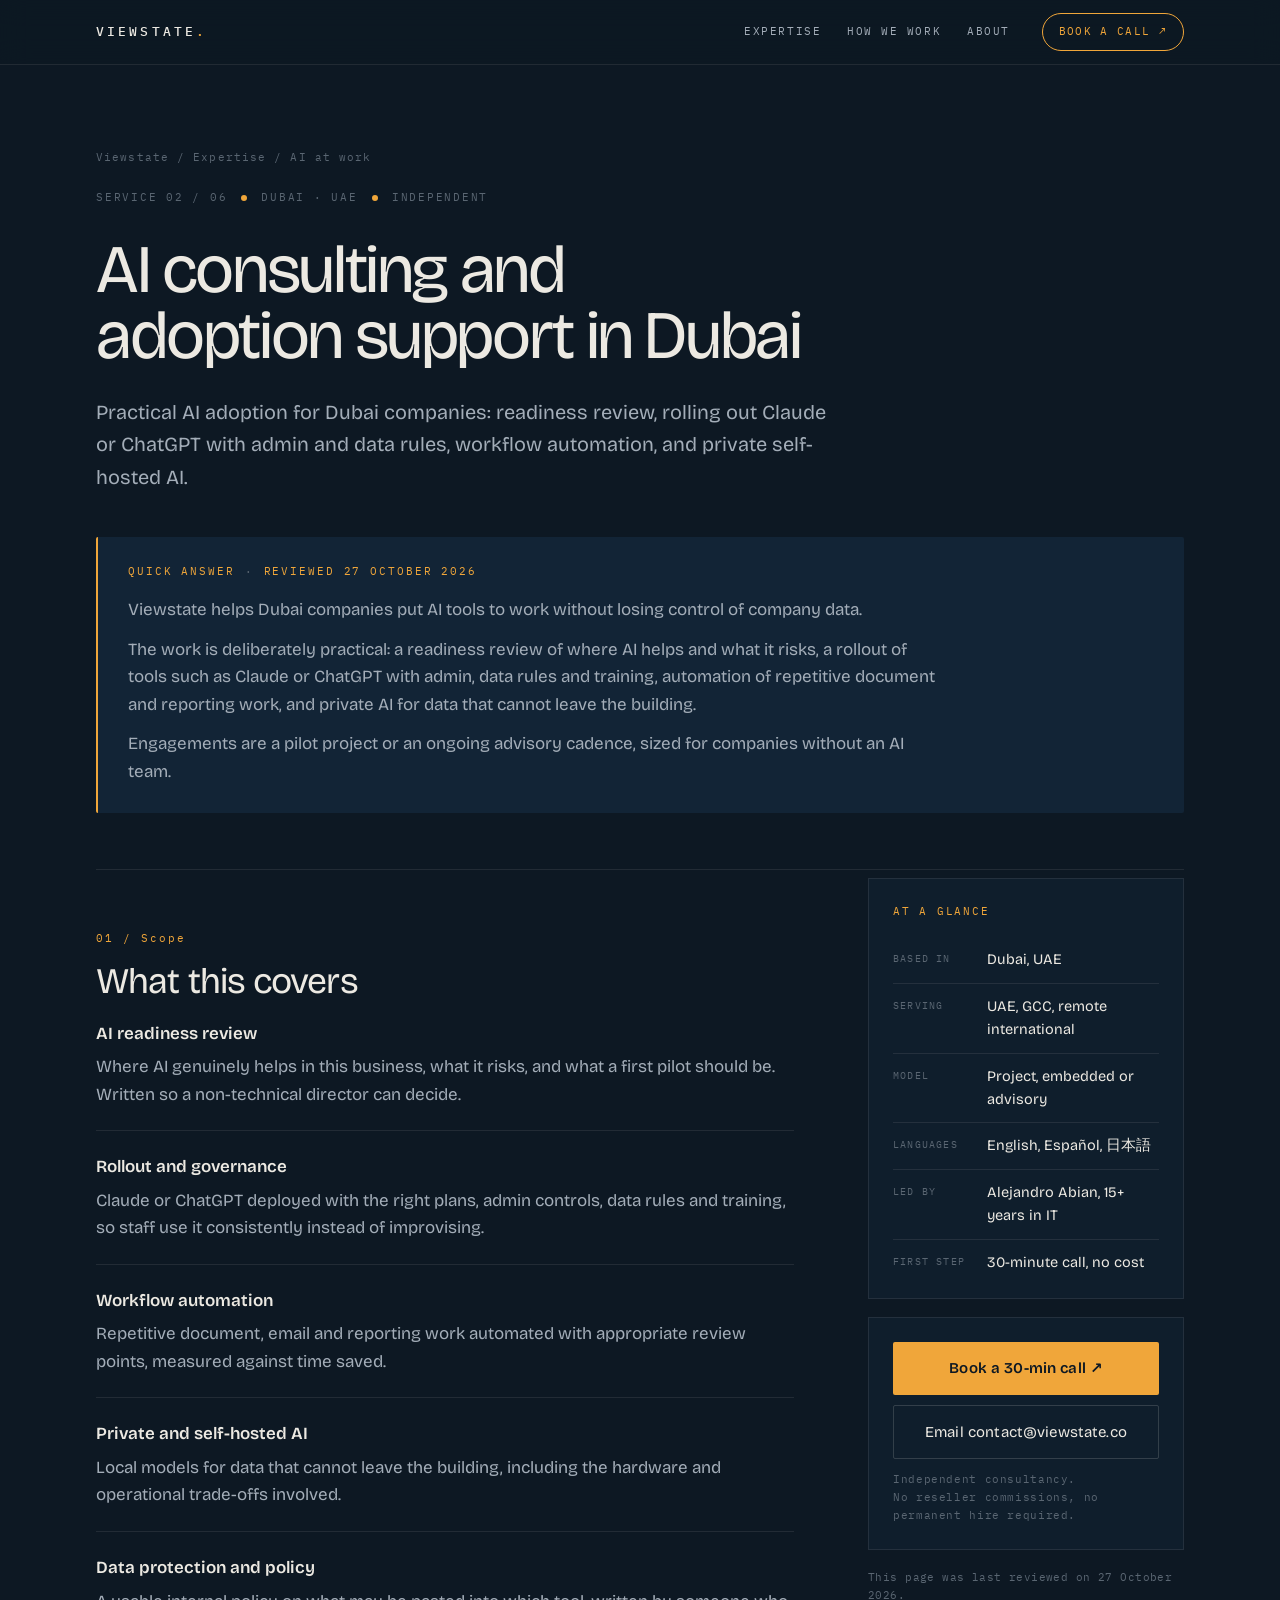
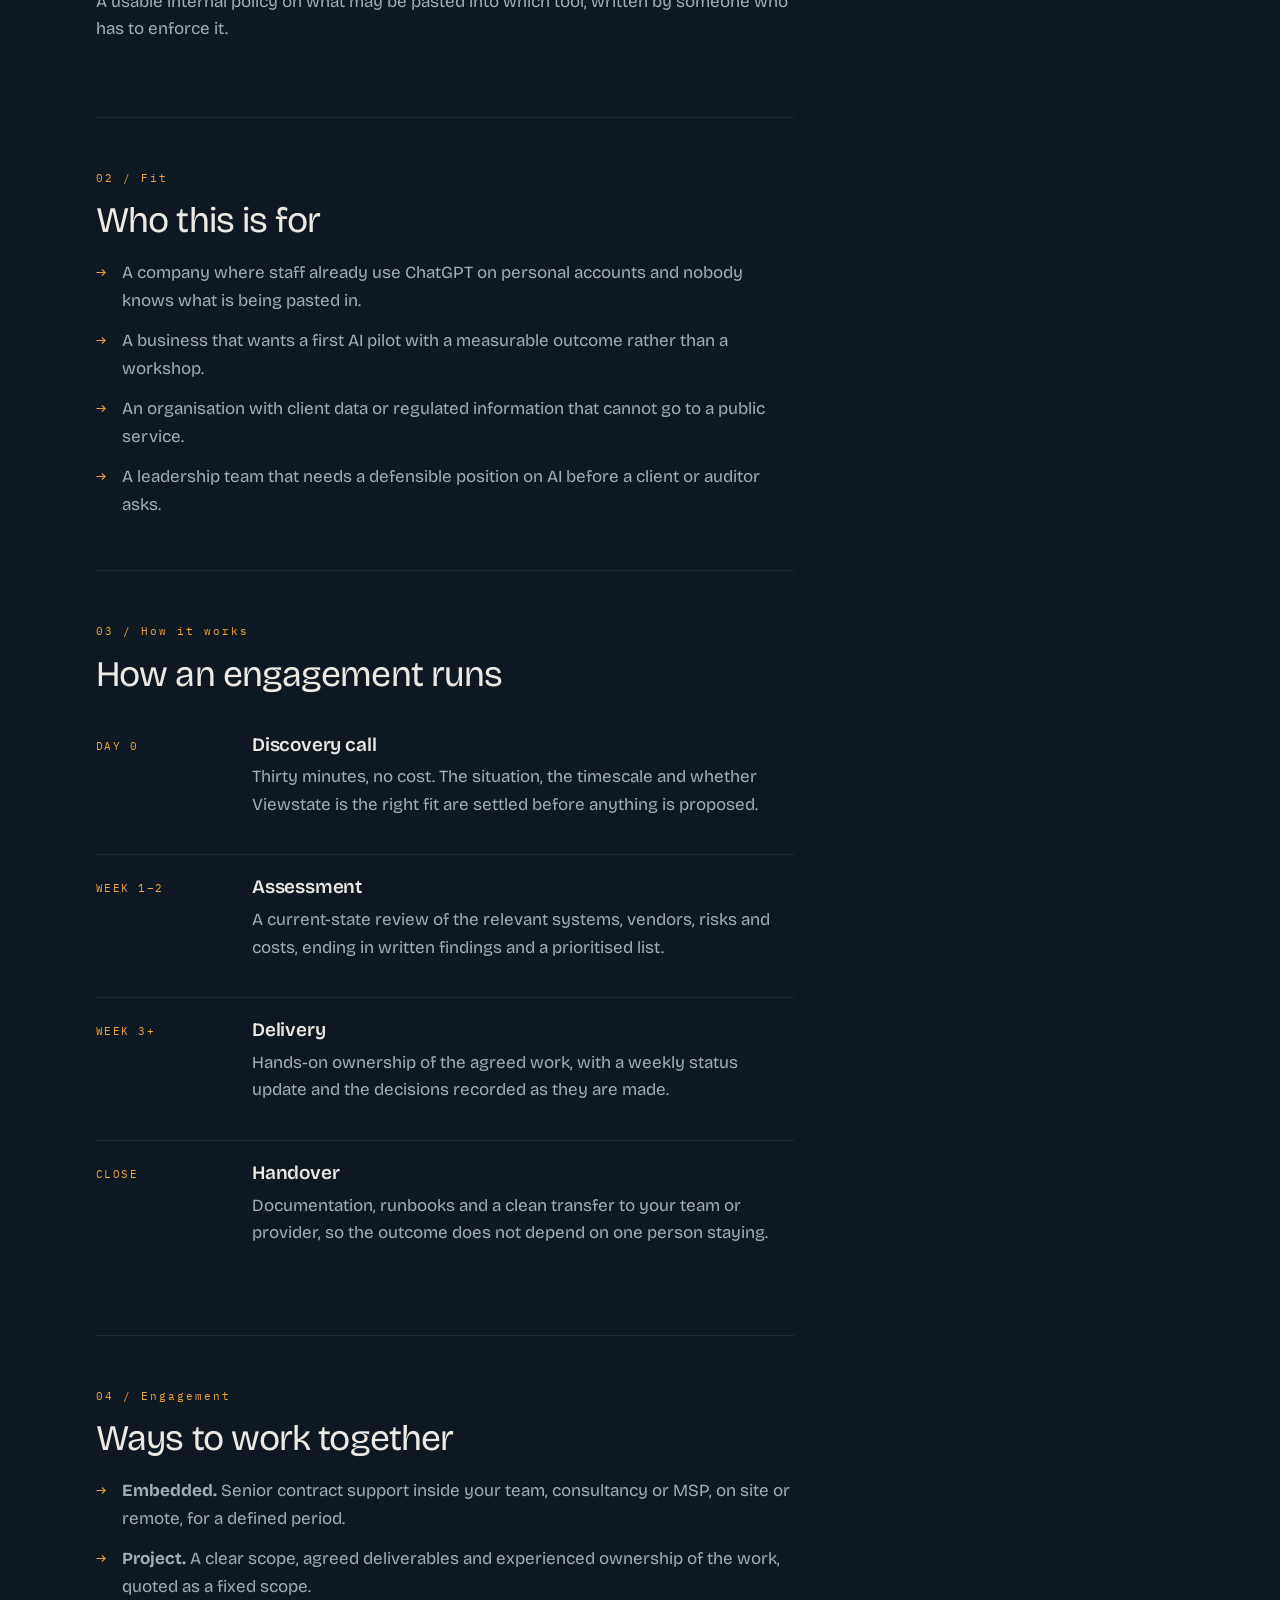
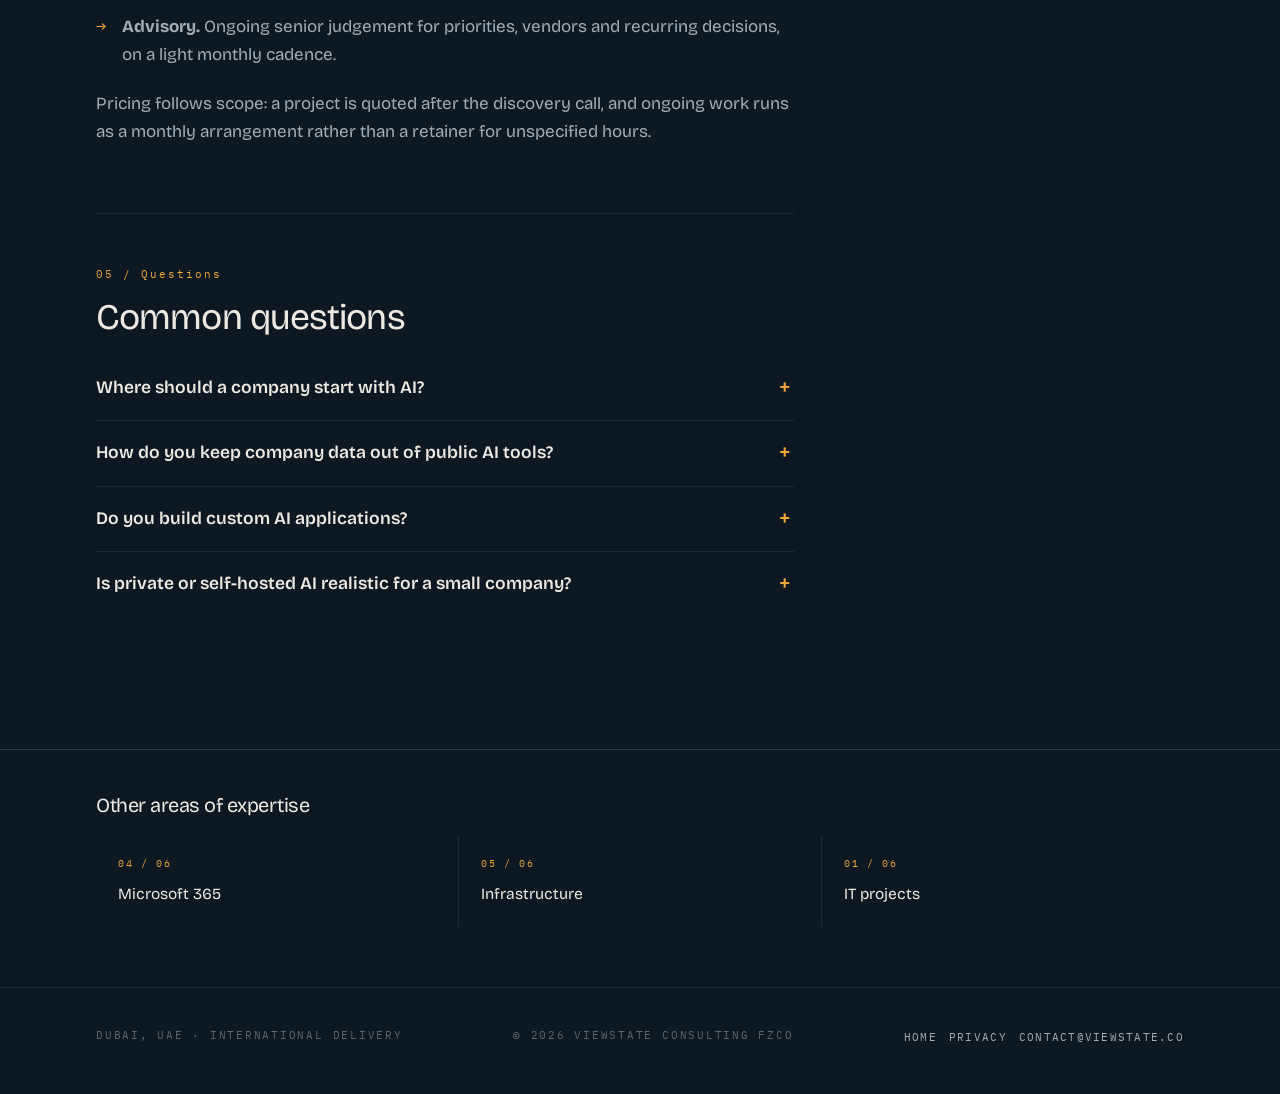
<file: ai-consulting-dubai/index.html>
<!DOCTYPE html>
<html lang="en">
<head>
<meta charset="utf-8">
<meta name="viewport" content="width=device-width,initial-scale=1">
<title>AI Consulting Dubai | Practical AI Adoption at Work — Viewstate</title>
<meta name="description" content="Practical AI adoption for Dubai companies: readiness review, rolling out Claude or ChatGPT with admin and data rules, workflow automation, and private self-hosted AI.">
<meta name="robots" content="index,follow,max-image-preview:large,max-snippet:-1">
<link rel="canonical" href="https://viewstate.co/ai-consulting-dubai/">
<meta property="og:type" content="article">
<meta property="og:site_name" content="Viewstate Consulting">
<meta property="og:title" content="AI Consulting Dubai | Practical AI Adoption at Work — Viewstate">
<meta property="og:description" content="Practical AI adoption for Dubai companies: readiness review, rolling out Claude or ChatGPT with admin and data rules, workflow automation, and private self-hosted AI.">
<meta property="og:url" content="https://viewstate.co/ai-consulting-dubai/">
<meta property="og:image" content="https://viewstate.co/og-image.png">
<meta name="twitter:card" content="summary_large_image">
<link rel="preconnect" href="https://fonts.googleapis.com">
<link rel="preconnect" href="https://fonts.gstatic.com" crossorigin>
<link href="https://fonts.googleapis.com/css2?family=Bricolage+Grotesque:opsz,wght@12..96,300;12..96,400;12..96,500;12..96,600&family=IBM+Plex+Mono:wght@400;500&display=swap" rel="stylesheet">
<link rel="stylesheet" href="/geo.css">
<link rel="icon" href="/favicon.svg" type="image/svg+xml">
  <script type="application/ld+json">{"@context":"https://schema.org","@graph":[{"@type":"ProfessionalService","@id":"https://viewstate.co/#organization","name":"Viewstate Consulting","url":"https://viewstate.co/","email":"contact@viewstate.co","description":"Independent IT consulting in Dubai. Senior expertise for Microsoft 365, infrastructure, IT projects, interim IT management, software cost control and AI at work — without another permanent hire.","address":{"@type":"PostalAddress","addressLocality":"Dubai","addressCountry":"AE"},"areaServed":["United Arab Emirates","GCC","International"],"knowsLanguage":["en","es","ja"],"founder":{"@type":"Person","name":"Alejandro Abian","jobTitle":"Founder & Principal Consultant"}},{"@type":"Service","@id":"https://viewstate.co/ai-consulting-dubai/#service","name":"AI consulting and adoption support in Dubai","serviceType":"AI adoption, AI governance and private AI deployment for Dubai businesses","description":"Practical AI adoption for Dubai companies: readiness review, rolling out Claude or ChatGPT with admin and data rules, workflow automation, and private self-hosted AI.","url":"https://viewstate.co/ai-consulting-dubai/","provider":{"@id":"https://viewstate.co/#organization"},"areaServed":[{"@type":"City","name":"Dubai"},{"@type":"Country","name":"United Arab Emirates"},{"@type":"Place","name":"GCC"},{"@type":"Place","name":"International (remote)"}],"availableChannel":[{"@type":"ServiceChannel","serviceLocation":{"@type":"Place","name":"Dubai, UAE"}},{"@type":"ServiceChannel","serviceLocation":{"@type":"VirtualLocation","url":"https://viewstate.co"}}]},{"@type":"BreadcrumbList","itemListElement":[{"@type":"ListItem","position":1,"name":"Viewstate Consulting","item":"https://viewstate.co/"},{"@type":"ListItem","position":2,"name":"AI consulting and adoption support in Dubai","item":"https://viewstate.co/ai-consulting-dubai/"}]},{"@type":"WebPage","@id":"https://viewstate.co/ai-consulting-dubai/#webpage","url":"https://viewstate.co/ai-consulting-dubai/","name":"AI Consulting Dubai | Practical AI Adoption at Work — Viewstate","dateModified":"2026-10-27","inLanguage":"en","isPartOf":{"@id":"https://viewstate.co/#organization"}}]}</script>
  <script type="application/ld+json">{"@type":"FAQPage","@id":"https://viewstate.co/ai-consulting-dubai/#faq","mainEntity":[{"@type":"Question","name":"Where should a company start with AI?","acceptedAnswer":{"@type":"Answer","text":"With one workflow that is repetitive, text-heavy and clearly measurable, run as a short pilot with named owners. Readiness comes before tools: the first question is what data may be used, not which product to buy."}},{"@type":"Question","name":"How do you keep company data out of public AI tools?","acceptedAnswer":{"@type":"Answer","text":"By combining policy with configuration: appropriate plans and admin controls, clear rules on what may be entered where, and, where the data cannot leave the building, private models running on your own infrastructure."}},{"@type":"Question","name":"Do you build custom AI applications?","acceptedAnswer":{"@type":"Answer","text":"The focus is adoption and operations rather than software development: choosing, deploying, governing and automating with existing tools, plus private model hosting where that is the requirement."}},{"@type":"Question","name":"Is private or self-hosted AI realistic for a small company?","acceptedAnswer":{"@type":"Answer","text":"It is increasingly realistic, and the trade-offs are honest ones: hardware cost and operational effort against data staying entirely in-house. For a small company it usually makes sense for one specific dataset rather than everything."}}]}</script>
</head>
<body><header class="site"><div class="wrap">
  <a class="brand" href="/">Viewstate<span>.</span></a>
  <nav class="top"><a href="/#services">Expertise</a><a href="/#approach">How we work</a><a href="/#about">About</a></nav>
  <a class="cta" href="https://bookings.cloud.microsoft/book/ViewstateConsulting@viewstate.co/">Book a call ↗</a>
</div></header><main><div class="wrap"><div class="hero"><div class="crumbs"><a href="/">Viewstate</a> / Expertise / AI at work</div><div class="eyebrow"><span class="mono">Service 02 / 06</span><span class="dot"></span><span class="mono">Dubai · UAE</span><span class="dot"></span><span class="mono">Independent</span></div><h1>AI consulting and adoption support in Dubai</h1><p class="lead">Practical AI adoption for Dubai companies: readiness review, rolling out Claude or ChatGPT with admin and data rules, workflow automation, and private self-hosted AI.</p><aside class="qa"><div class="lab"><span>Quick answer</span><i>·</i><span>Reviewed 27 October 2026</span></div><p>Viewstate helps Dubai companies put AI tools to work without losing control of company data.</p><p>The work is deliberately practical: a readiness review of where AI helps and what it risks, a rollout of tools such as Claude or ChatGPT with admin, data rules and training, automation of repetitive document and reporting work, and private AI for data that cannot leave the building.</p><p>Engagements are a pilot project or an ongoing advisory cadence, sized for companies without an AI team.</p></aside></div></div></main><div class="wrap"><div class="doc"><div><section class="block"><div class="block-no">01 / Scope</div><h2>What this covers</h2><dl class="covers"><div><dt>AI readiness review</dt><dd>Where AI genuinely helps in this business, what it risks, and what a first pilot should be. Written so a non-technical director can decide.</dd></div><div><dt>Rollout and governance</dt><dd>Claude or ChatGPT deployed with the right plans, admin controls, data rules and training, so staff use it consistently instead of improvising.</dd></div><div><dt>Workflow automation</dt><dd>Repetitive document, email and reporting work automated with appropriate review points, measured against time saved.</dd></div><div><dt>Private and self-hosted AI</dt><dd>Local models for data that cannot leave the building, including the hardware and operational trade-offs involved.</dd></div><div><dt>Data protection and policy</dt><dd>A usable internal policy on what may be pasted into which tool, written by someone who has to enforce it.</dd></div></dl></section><section class="block"><div class="block-no">02 / Fit</div><h2>Who this is for</h2><ul class="arrow"><li>A company where staff already use ChatGPT on personal accounts and nobody knows what is being pasted in.</li><li>A business that wants a first AI pilot with a measurable outcome rather than a workshop.</li><li>An organisation with client data or regulated information that cannot go to a public service.</li><li>A leadership team that needs a defensible position on AI before a client or auditor asks.</li></ul></section><section class="block"><div class="block-no">03 / How it works</div><h2>How an engagement runs</h2><ol class="steps"><li><span class="when">Day 0</span><div><h3>Discovery call</h3><p>Thirty minutes, no cost. The situation, the timescale and whether Viewstate is the right fit are settled before anything is proposed.</p></div></li><li><span class="when">Week 1–2</span><div><h3>Assessment</h3><p>A current-state review of the relevant systems, vendors, risks and costs, ending in written findings and a prioritised list.</p></div></li><li><span class="when">Week 3+</span><div><h3>Delivery</h3><p>Hands-on ownership of the agreed work, with a weekly status update and the decisions recorded as they are made.</p></div></li><li><span class="when">Close</span><div><h3>Handover</h3><p>Documentation, runbooks and a clean transfer to your team or provider, so the outcome does not depend on one person staying.</p></div></li></ol></section><section class="block"><div class="block-no">04 / Engagement</div><h2>Ways to work together</h2><ul class="arrow"><li><strong>Embedded.</strong> Senior contract support inside your team, consultancy or MSP, on site or remote, for a defined period.</li><li><strong>Project.</strong> A clear scope, agreed deliverables and experienced ownership of the work, quoted as a fixed scope.</li><li><strong>Advisory.</strong> Ongoing senior judgement for priorities, vendors and recurring decisions, on a light monthly cadence.</li></ul><p style="margin-top:22px">Pricing follows scope: a project is quoted after the discovery call, and ongoing work runs as a monthly arrangement rather than a retainer for unspecified hours.</p></section><section class="block faq"><div class="block-no">05 / Questions</div><h2>Common questions</h2><details><summary>Where should a company start with AI?</summary><div class="ans">With one workflow that is repetitive, text-heavy and clearly measurable, run as a short pilot with named owners. Readiness comes before tools: the first question is what data may be used, not which product to buy.</div></details><details><summary>How do you keep company data out of public AI tools?</summary><div class="ans">By combining policy with configuration: appropriate plans and admin controls, clear rules on what may be entered where, and, where the data cannot leave the building, private models running on your own infrastructure.</div></details><details><summary>Do you build custom AI applications?</summary><div class="ans">The focus is adoption and operations rather than software development: choosing, deploying, governing and automating with existing tools, plus private model hosting where that is the requirement.</div></details><details><summary>Is private or self-hosted AI realistic for a small company?</summary><div class="ans">It is increasingly realistic, and the trade-offs are honest ones: hardware cost and operational effort against data staying entirely in-house. For a small company it usually makes sense for one specific dataset rather than everything.</div></details></section></div><aside class="side">
  <div class="card">
    <span class="mono">At a glance</span>
    <div class="fact"><span class="k">Based in</span><span class="v">Dubai, UAE</span></div>
    <div class="fact"><span class="k">Serving</span><span class="v">UAE, GCC, remote international</span></div>
    <div class="fact"><span class="k">Model</span><span class="v">Project, embedded or advisory</span></div>
    <div class="fact"><span class="k">Languages</span><span class="v">English, Español, 日本語</span></div>
    <div class="fact"><span class="k">Led by</span><span class="v">Alejandro Abian, 15+ years in IT</span></div>
    <div class="fact"><span class="k">First step</span><span class="v">30-minute call, no cost</span></div>
  </div>
  <div class="card">
    <a class="btn" href="https://bookings.cloud.microsoft/book/ViewstateConsulting@viewstate.co/">Book a 30-min call ↗</a>
    <a class="btn ghost" href="mailto:contact@viewstate.co">Email contact@viewstate.co</a>
    <span class="mini">Independent consultancy.<br>No reseller commissions, no permanent hire required.</span>
  </div>
  <p class="note">This page was last reviewed on 27 October 2026.</p>
</aside></div></div><div class="related"><div class="wrap">
  <h2>Other areas of expertise</h2>
  <div class="rel-grid"><a href="/microsoft-365-consulting-dubai/"><span class="n">04 / 06</span><span class="t">Microsoft 365</span></a><a href="/it-infrastructure-support-dubai/"><span class="n">05 / 06</span><span class="t">Infrastructure</span></a><a href="/it-project-management-dubai/"><span class="n">01 / 06</span><span class="t">IT projects</span></a></div>
</div></div><footer class="site"><div class="wrap">
  <span class="mono">Dubai, UAE · International delivery</span>
  <span class="mono">© 2026 Viewstate Consulting FZCO</span>
  <span><a href="/">Home</a> &nbsp; <a href="/privacy.html">Privacy</a> &nbsp; <a href="mailto:contact@viewstate.co">contact@viewstate.co</a></span>
</div></footer></body>
</html>
</file>
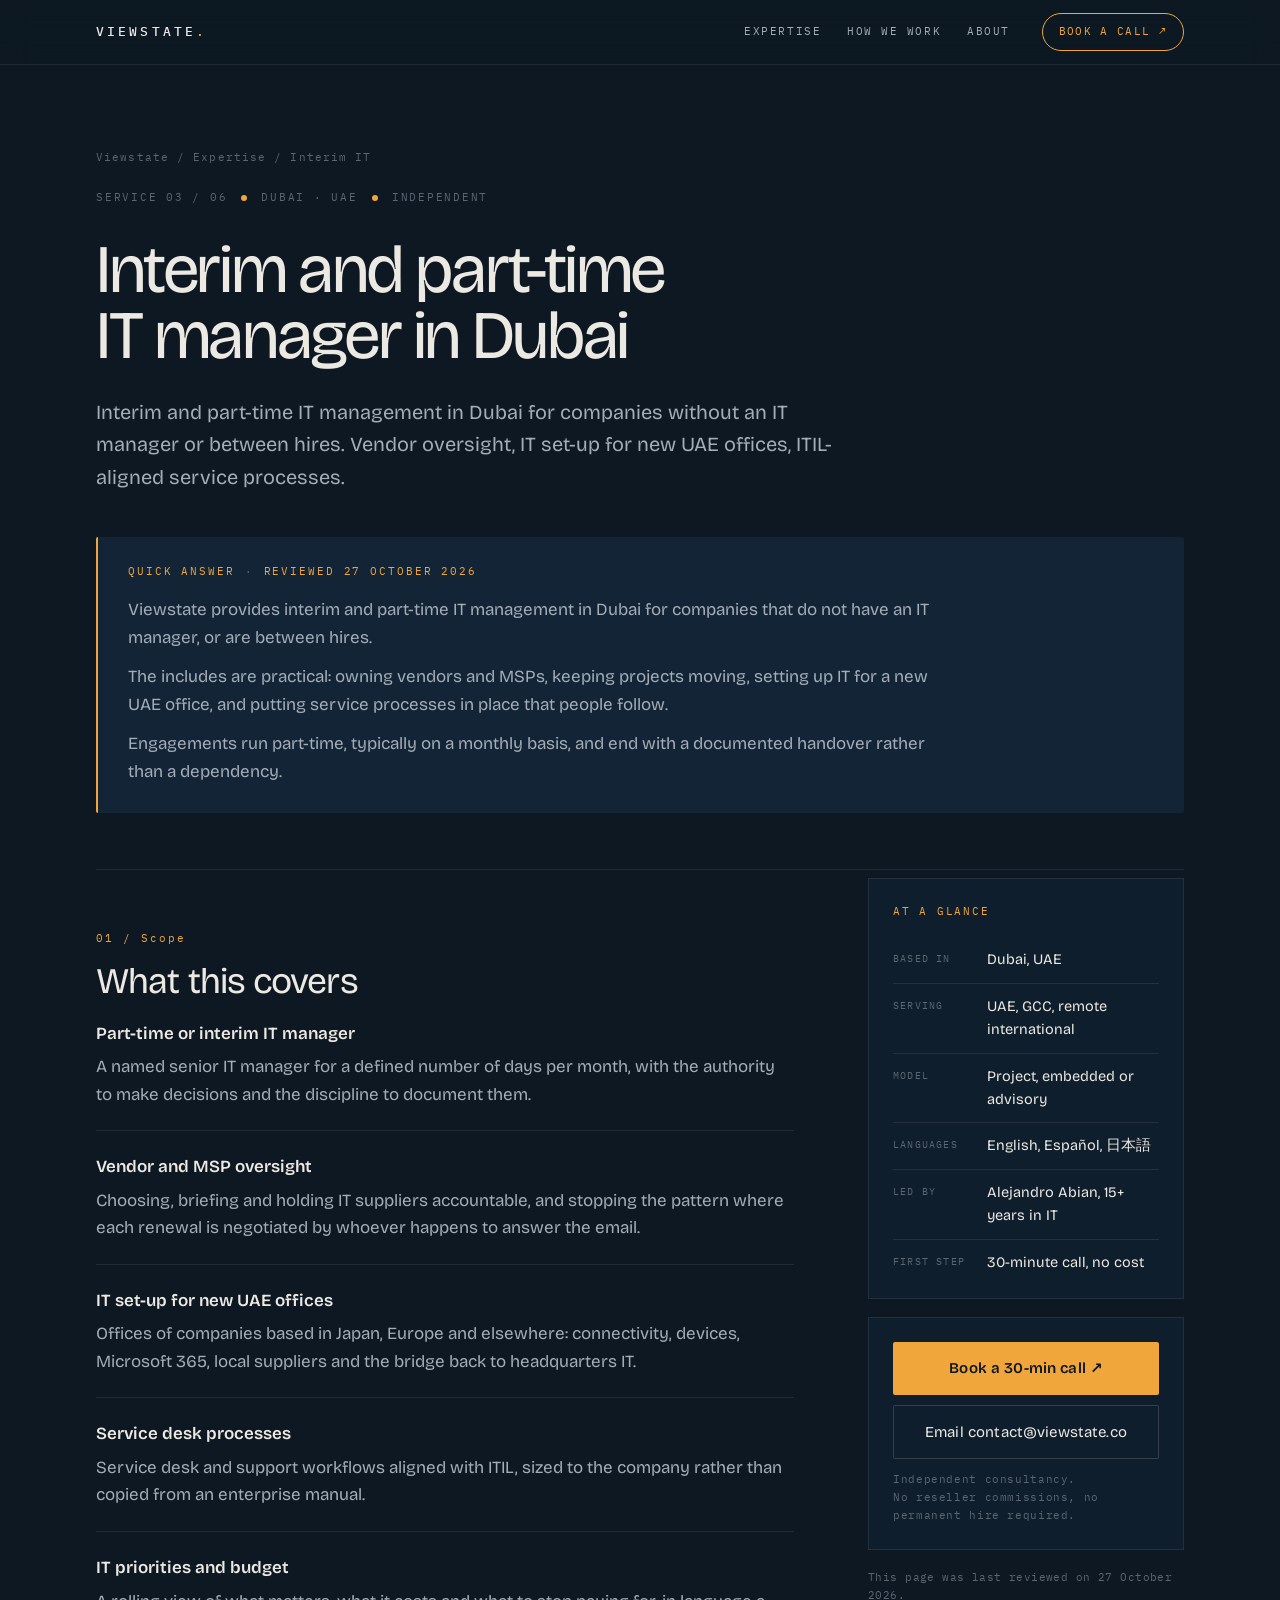
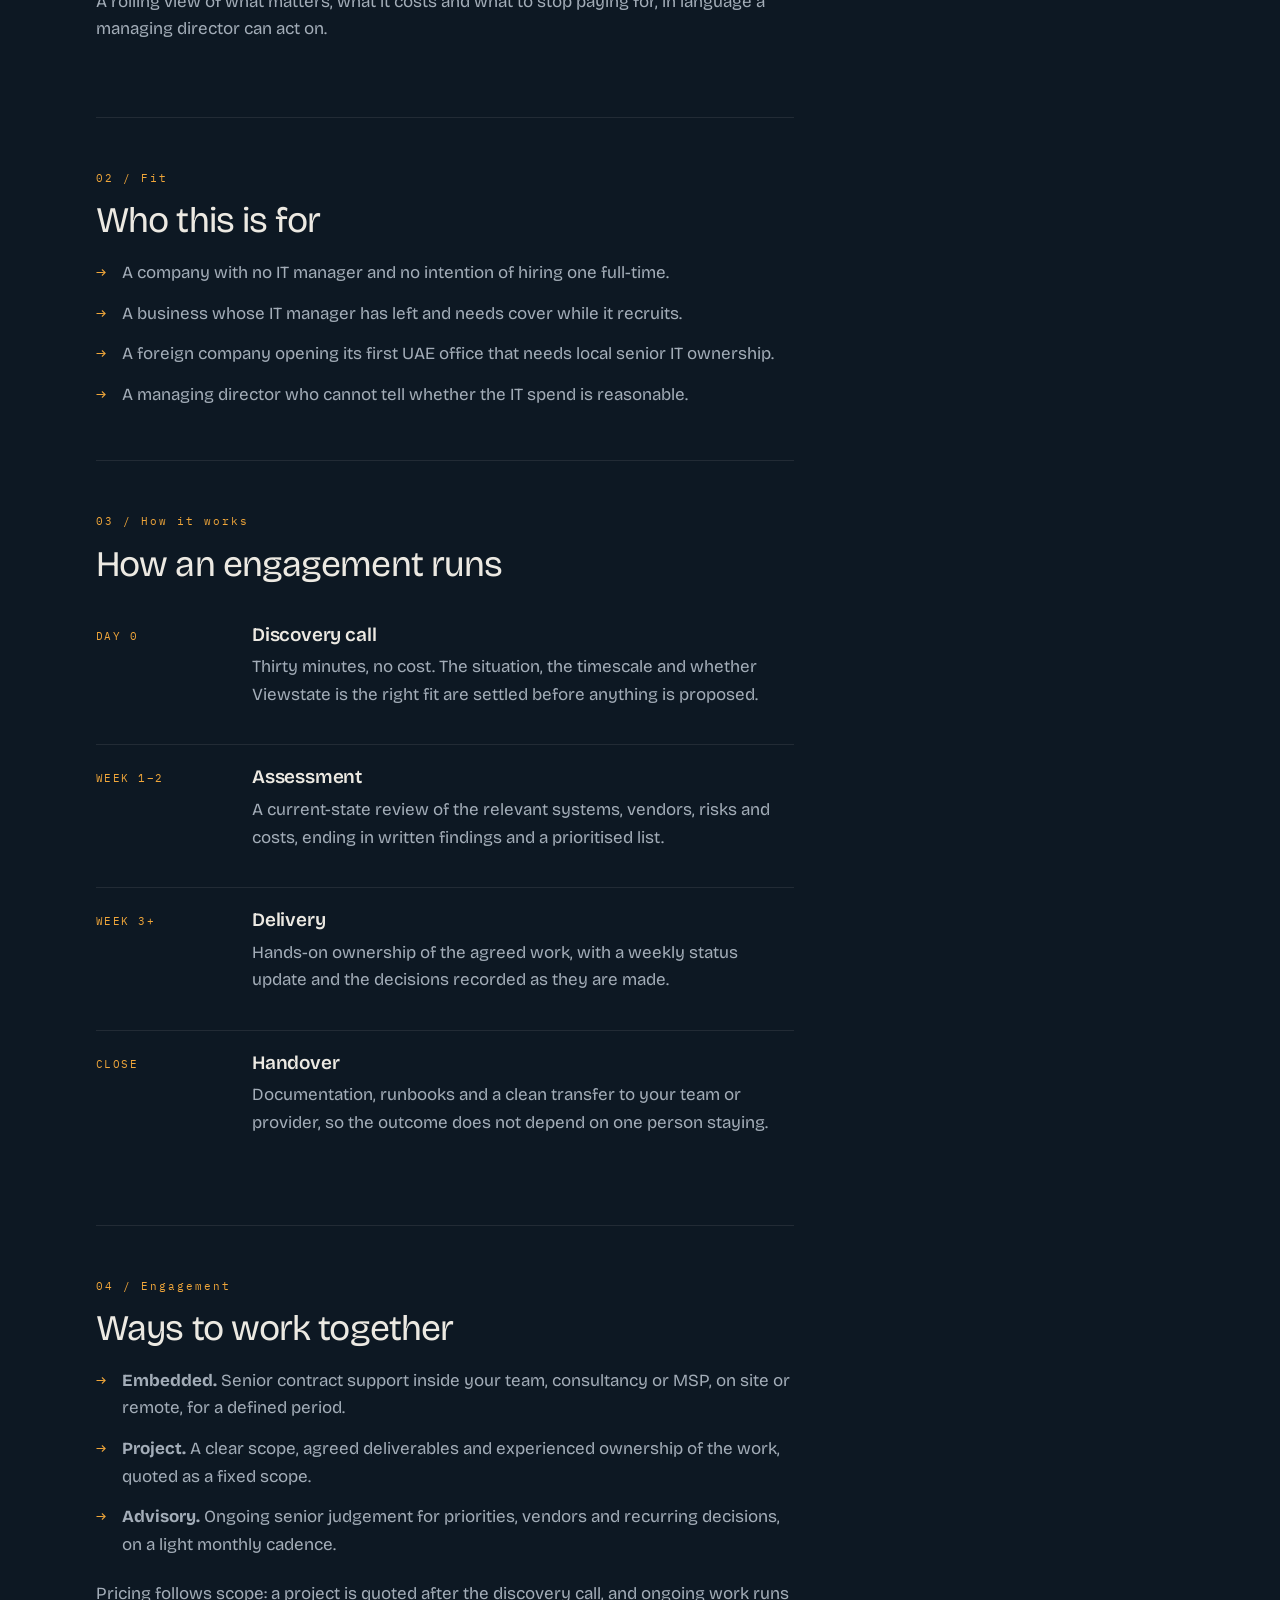
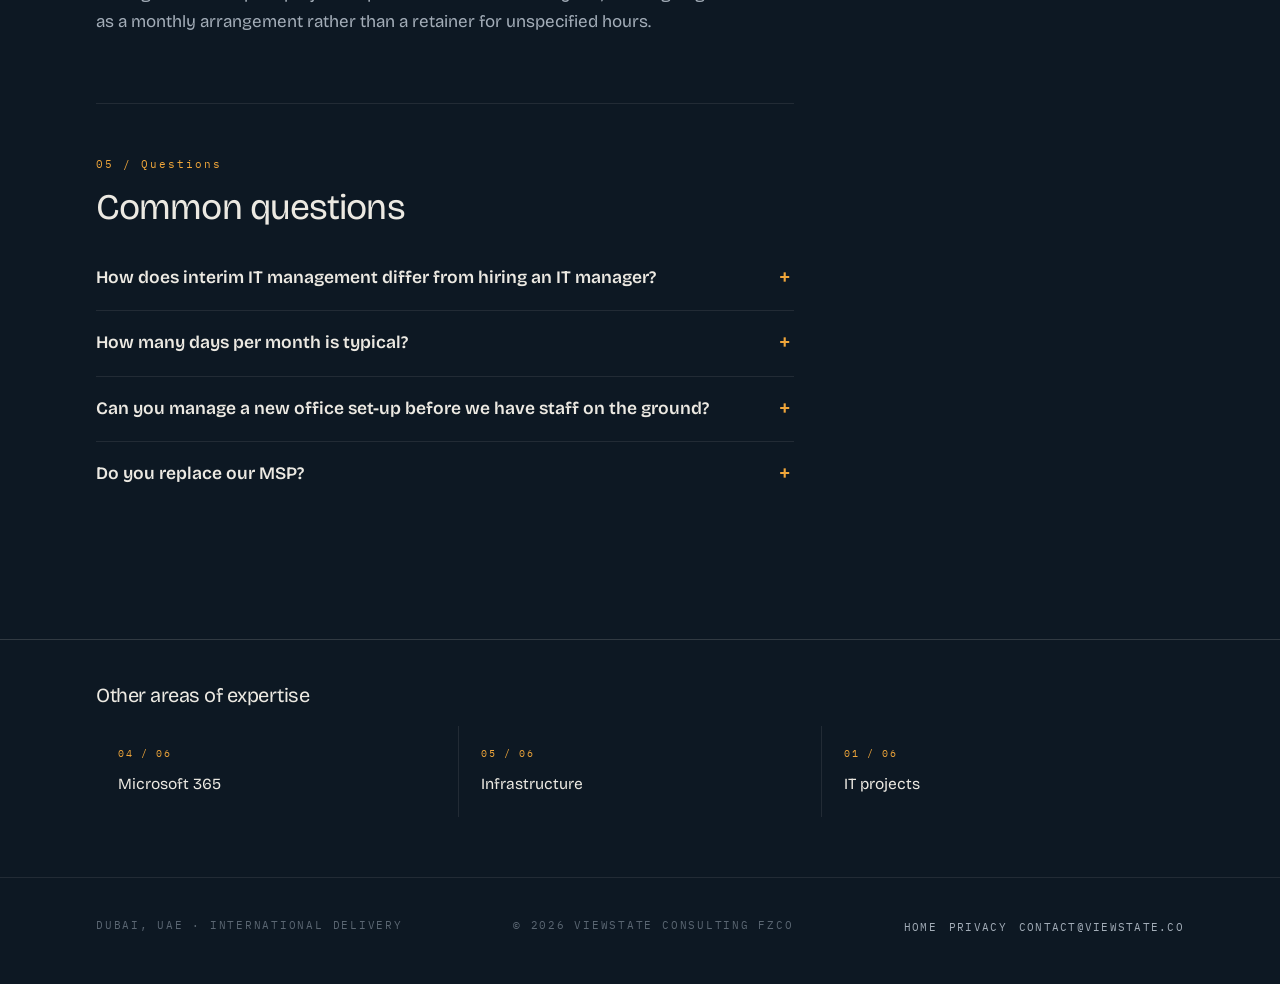
<file: interim-it-manager-dubai/index.html>
<!DOCTYPE html>
<html lang="en">
<head>
<meta charset="utf-8">
<meta name="viewport" content="width=device-width,initial-scale=1">
<title>Interim IT Manager Dubai | Fractional IT Leadership — Viewstate</title>
<meta name="description" content="Interim and part-time IT management in Dubai for companies without an IT manager or between hires. Vendor oversight, IT set-up for new UAE offices, ITIL-aligned service processes.">
<meta name="robots" content="index,follow,max-image-preview:large,max-snippet:-1">
<link rel="canonical" href="https://viewstate.co/interim-it-manager-dubai/">
<meta property="og:type" content="article">
<meta property="og:site_name" content="Viewstate Consulting">
<meta property="og:title" content="Interim IT Manager Dubai | Fractional IT Leadership — Viewstate">
<meta property="og:description" content="Interim and part-time IT management in Dubai for companies without an IT manager or between hires. Vendor oversight, IT set-up for new UAE offices, ITIL-aligned service processes.">
<meta property="og:url" content="https://viewstate.co/interim-it-manager-dubai/">
<meta property="og:image" content="https://viewstate.co/og-image.png">
<meta name="twitter:card" content="summary_large_image">
<link rel="preconnect" href="https://fonts.googleapis.com">
<link rel="preconnect" href="https://fonts.gstatic.com" crossorigin>
<link href="https://fonts.googleapis.com/css2?family=Bricolage+Grotesque:opsz,wght@12..96,300;12..96,400;12..96,500;12..96,600&family=IBM+Plex+Mono:wght@400;500&display=swap" rel="stylesheet">
<link rel="stylesheet" href="/geo.css">
<link rel="icon" href="/favicon.svg" type="image/svg+xml">
  <script type="application/ld+json">{"@context":"https://schema.org","@graph":[{"@type":"ProfessionalService","@id":"https://viewstate.co/#organization","name":"Viewstate Consulting","url":"https://viewstate.co/","email":"contact@viewstate.co","description":"Independent IT consulting in Dubai. Senior expertise for Microsoft 365, infrastructure, IT projects, interim IT management, software cost control and AI at work — without another permanent hire.","address":{"@type":"PostalAddress","addressLocality":"Dubai","addressCountry":"AE"},"areaServed":["United Arab Emirates","GCC","International"],"knowsLanguage":["en","es","ja"],"founder":{"@type":"Person","name":"Alejandro Abian","jobTitle":"Founder & Principal Consultant"}},{"@type":"Service","@id":"https://viewstate.co/interim-it-manager-dubai/#service","name":"Interim and part-time IT manager in Dubai","serviceType":"interim IT manager and fractional IT leadership in Dubai","description":"Interim and part-time IT management in Dubai for companies without an IT manager or between hires. Vendor oversight, IT set-up for new UAE offices, ITIL-aligned service processes.","url":"https://viewstate.co/interim-it-manager-dubai/","provider":{"@id":"https://viewstate.co/#organization"},"areaServed":[{"@type":"City","name":"Dubai"},{"@type":"Country","name":"United Arab Emirates"},{"@type":"Place","name":"GCC"},{"@type":"Place","name":"International (remote)"}],"availableChannel":[{"@type":"ServiceChannel","serviceLocation":{"@type":"Place","name":"Dubai, UAE"}},{"@type":"ServiceChannel","serviceLocation":{"@type":"VirtualLocation","url":"https://viewstate.co"}}]},{"@type":"BreadcrumbList","itemListElement":[{"@type":"ListItem","position":1,"name":"Viewstate Consulting","item":"https://viewstate.co/"},{"@type":"ListItem","position":2,"name":"Interim and part-time IT manager in Dubai","item":"https://viewstate.co/interim-it-manager-dubai/"}]},{"@type":"WebPage","@id":"https://viewstate.co/interim-it-manager-dubai/#webpage","url":"https://viewstate.co/interim-it-manager-dubai/","name":"Interim IT Manager Dubai | Fractional IT Leadership — Viewstate","dateModified":"2026-10-27","inLanguage":"en","isPartOf":{"@id":"https://viewstate.co/#organization"}}]}</script>
  <script type="application/ld+json">{"@type":"FAQPage","@id":"https://viewstate.co/interim-it-manager-dubai/#faq","mainEntity":[{"@type":"Question","name":"How does interim IT management differ from hiring an IT manager?","acceptedAnswer":{"@type":"Answer","text":"It is a commitment of days per month rather than a permanent headcount, and it is built to end. The objective is to stabilise, document and either hand over to a hire or continue on a light retainer."}},{"@type":"Question","name":"How many days per month is typical?","acceptedAnswer":{"@type":"Answer","text":"Most engagements start at two to four days per month and adjust to what the situation needs. The scope is agreed before the engagement starts and reviewed as it goes."}},{"@type":"Question","name":"Can you manage a new office set-up before we have staff on the ground?","acceptedAnswer":{"@type":"Answer","text":"Yes. IT set-up for new UAE offices of overseas companies is a recurring engagement: connectivity, hardware, Microsoft 365, local suppliers and coordination with headquarters IT."}},{"@type":"Question","name":"Do you replace our MSP?","acceptedAnswer":{"@type":"Answer","text":"Usually not. Viewstate typically sits above the MSP, owning priorities, vendor management and budget, while the MSP keeps delivering day-to-day support."}}]}</script>
</head>
<body><header class="site"><div class="wrap">
  <a class="brand" href="/">Viewstate<span>.</span></a>
  <nav class="top"><a href="/#services">Expertise</a><a href="/#approach">How we work</a><a href="/#about">About</a></nav>
  <a class="cta" href="https://bookings.cloud.microsoft/book/ViewstateConsulting@viewstate.co/">Book a call ↗</a>
</div></header><main><div class="wrap"><div class="hero"><div class="crumbs"><a href="/">Viewstate</a> / Expertise / Interim IT</div><div class="eyebrow"><span class="mono">Service 03 / 06</span><span class="dot"></span><span class="mono">Dubai · UAE</span><span class="dot"></span><span class="mono">Independent</span></div><h1>Interim and part-time IT manager in Dubai</h1><p class="lead">Interim and part-time IT management in Dubai for companies without an IT manager or between hires. Vendor oversight, IT set-up for new UAE offices, ITIL-aligned service processes.</p><aside class="qa"><div class="lab"><span>Quick answer</span><i>·</i><span>Reviewed 27 October 2026</span></div><p>Viewstate provides interim and part-time IT management in Dubai for companies that do not have an IT manager, or are between hires.</p><p>The includes are practical: owning vendors and MSPs, keeping projects moving, setting up IT for a new UAE office, and putting service processes in place that people follow.</p><p>Engagements run part-time, typically on a monthly basis, and end with a documented handover rather than a dependency.</p></aside></div></div></main><div class="wrap"><div class="doc"><div><section class="block"><div class="block-no">01 / Scope</div><h2>What this covers</h2><dl class="covers"><div><dt>Part-time or interim IT manager</dt><dd>A named senior IT manager for a defined number of days per month, with the authority to make decisions and the discipline to document them.</dd></div><div><dt>Vendor and MSP oversight</dt><dd>Choosing, briefing and holding IT suppliers accountable, and stopping the pattern where each renewal is negotiated by whoever happens to answer the email.</dd></div><div><dt>IT set-up for new UAE offices</dt><dd>Offices of companies based in Japan, Europe and elsewhere: connectivity, devices, Microsoft 365, local suppliers and the bridge back to headquarters IT.</dd></div><div><dt>Service desk processes</dt><dd>Service desk and support workflows aligned with ITIL, sized to the company rather than copied from an enterprise manual.</dd></div><div><dt>IT priorities and budget</dt><dd>A rolling view of what matters, what it costs and what to stop paying for, in language a managing director can act on.</dd></div></dl></section><section class="block"><div class="block-no">02 / Fit</div><h2>Who this is for</h2><ul class="arrow"><li>A company with no IT manager and no intention of hiring one full-time.</li><li>A business whose IT manager has left and needs cover while it recruits.</li><li>A foreign company opening its first UAE office that needs local senior IT ownership.</li><li>A managing director who cannot tell whether the IT spend is reasonable.</li></ul></section><section class="block"><div class="block-no">03 / How it works</div><h2>How an engagement runs</h2><ol class="steps"><li><span class="when">Day 0</span><div><h3>Discovery call</h3><p>Thirty minutes, no cost. The situation, the timescale and whether Viewstate is the right fit are settled before anything is proposed.</p></div></li><li><span class="when">Week 1–2</span><div><h3>Assessment</h3><p>A current-state review of the relevant systems, vendors, risks and costs, ending in written findings and a prioritised list.</p></div></li><li><span class="when">Week 3+</span><div><h3>Delivery</h3><p>Hands-on ownership of the agreed work, with a weekly status update and the decisions recorded as they are made.</p></div></li><li><span class="when">Close</span><div><h3>Handover</h3><p>Documentation, runbooks and a clean transfer to your team or provider, so the outcome does not depend on one person staying.</p></div></li></ol></section><section class="block"><div class="block-no">04 / Engagement</div><h2>Ways to work together</h2><ul class="arrow"><li><strong>Embedded.</strong> Senior contract support inside your team, consultancy or MSP, on site or remote, for a defined period.</li><li><strong>Project.</strong> A clear scope, agreed deliverables and experienced ownership of the work, quoted as a fixed scope.</li><li><strong>Advisory.</strong> Ongoing senior judgement for priorities, vendors and recurring decisions, on a light monthly cadence.</li></ul><p style="margin-top:22px">Pricing follows scope: a project is quoted after the discovery call, and ongoing work runs as a monthly arrangement rather than a retainer for unspecified hours.</p></section><section class="block faq"><div class="block-no">05 / Questions</div><h2>Common questions</h2><details><summary>How does interim IT management differ from hiring an IT manager?</summary><div class="ans">It is a commitment of days per month rather than a permanent headcount, and it is built to end. The objective is to stabilise, document and either hand over to a hire or continue on a light retainer.</div></details><details><summary>How many days per month is typical?</summary><div class="ans">Most engagements start at two to four days per month and adjust to what the situation needs. The scope is agreed before the engagement starts and reviewed as it goes.</div></details><details><summary>Can you manage a new office set-up before we have staff on the ground?</summary><div class="ans">Yes. IT set-up for new UAE offices of overseas companies is a recurring engagement: connectivity, hardware, Microsoft 365, local suppliers and coordination with headquarters IT.</div></details><details><summary>Do you replace our MSP?</summary><div class="ans">Usually not. Viewstate typically sits above the MSP, owning priorities, vendor management and budget, while the MSP keeps delivering day-to-day support.</div></details></section></div><aside class="side">
  <div class="card">
    <span class="mono">At a glance</span>
    <div class="fact"><span class="k">Based in</span><span class="v">Dubai, UAE</span></div>
    <div class="fact"><span class="k">Serving</span><span class="v">UAE, GCC, remote international</span></div>
    <div class="fact"><span class="k">Model</span><span class="v">Project, embedded or advisory</span></div>
    <div class="fact"><span class="k">Languages</span><span class="v">English, Español, 日本語</span></div>
    <div class="fact"><span class="k">Led by</span><span class="v">Alejandro Abian, 15+ years in IT</span></div>
    <div class="fact"><span class="k">First step</span><span class="v">30-minute call, no cost</span></div>
  </div>
  <div class="card">
    <a class="btn" href="https://bookings.cloud.microsoft/book/ViewstateConsulting@viewstate.co/">Book a 30-min call ↗</a>
    <a class="btn ghost" href="mailto:contact@viewstate.co">Email contact@viewstate.co</a>
    <span class="mini">Independent consultancy.<br>No reseller commissions, no permanent hire required.</span>
  </div>
  <p class="note">This page was last reviewed on 27 October 2026.</p>
</aside></div></div><div class="related"><div class="wrap">
  <h2>Other areas of expertise</h2>
  <div class="rel-grid"><a href="/microsoft-365-consulting-dubai/"><span class="n">04 / 06</span><span class="t">Microsoft 365</span></a><a href="/it-infrastructure-support-dubai/"><span class="n">05 / 06</span><span class="t">Infrastructure</span></a><a href="/it-project-management-dubai/"><span class="n">01 / 06</span><span class="t">IT projects</span></a></div>
</div></div><footer class="site"><div class="wrap">
  <span class="mono">Dubai, UAE · International delivery</span>
  <span class="mono">© 2026 Viewstate Consulting FZCO</span>
  <span><a href="/">Home</a> &nbsp; <a href="/privacy.html">Privacy</a> &nbsp; <a href="mailto:contact@viewstate.co">contact@viewstate.co</a></span>
</div></footer></body>
</html>
</file>
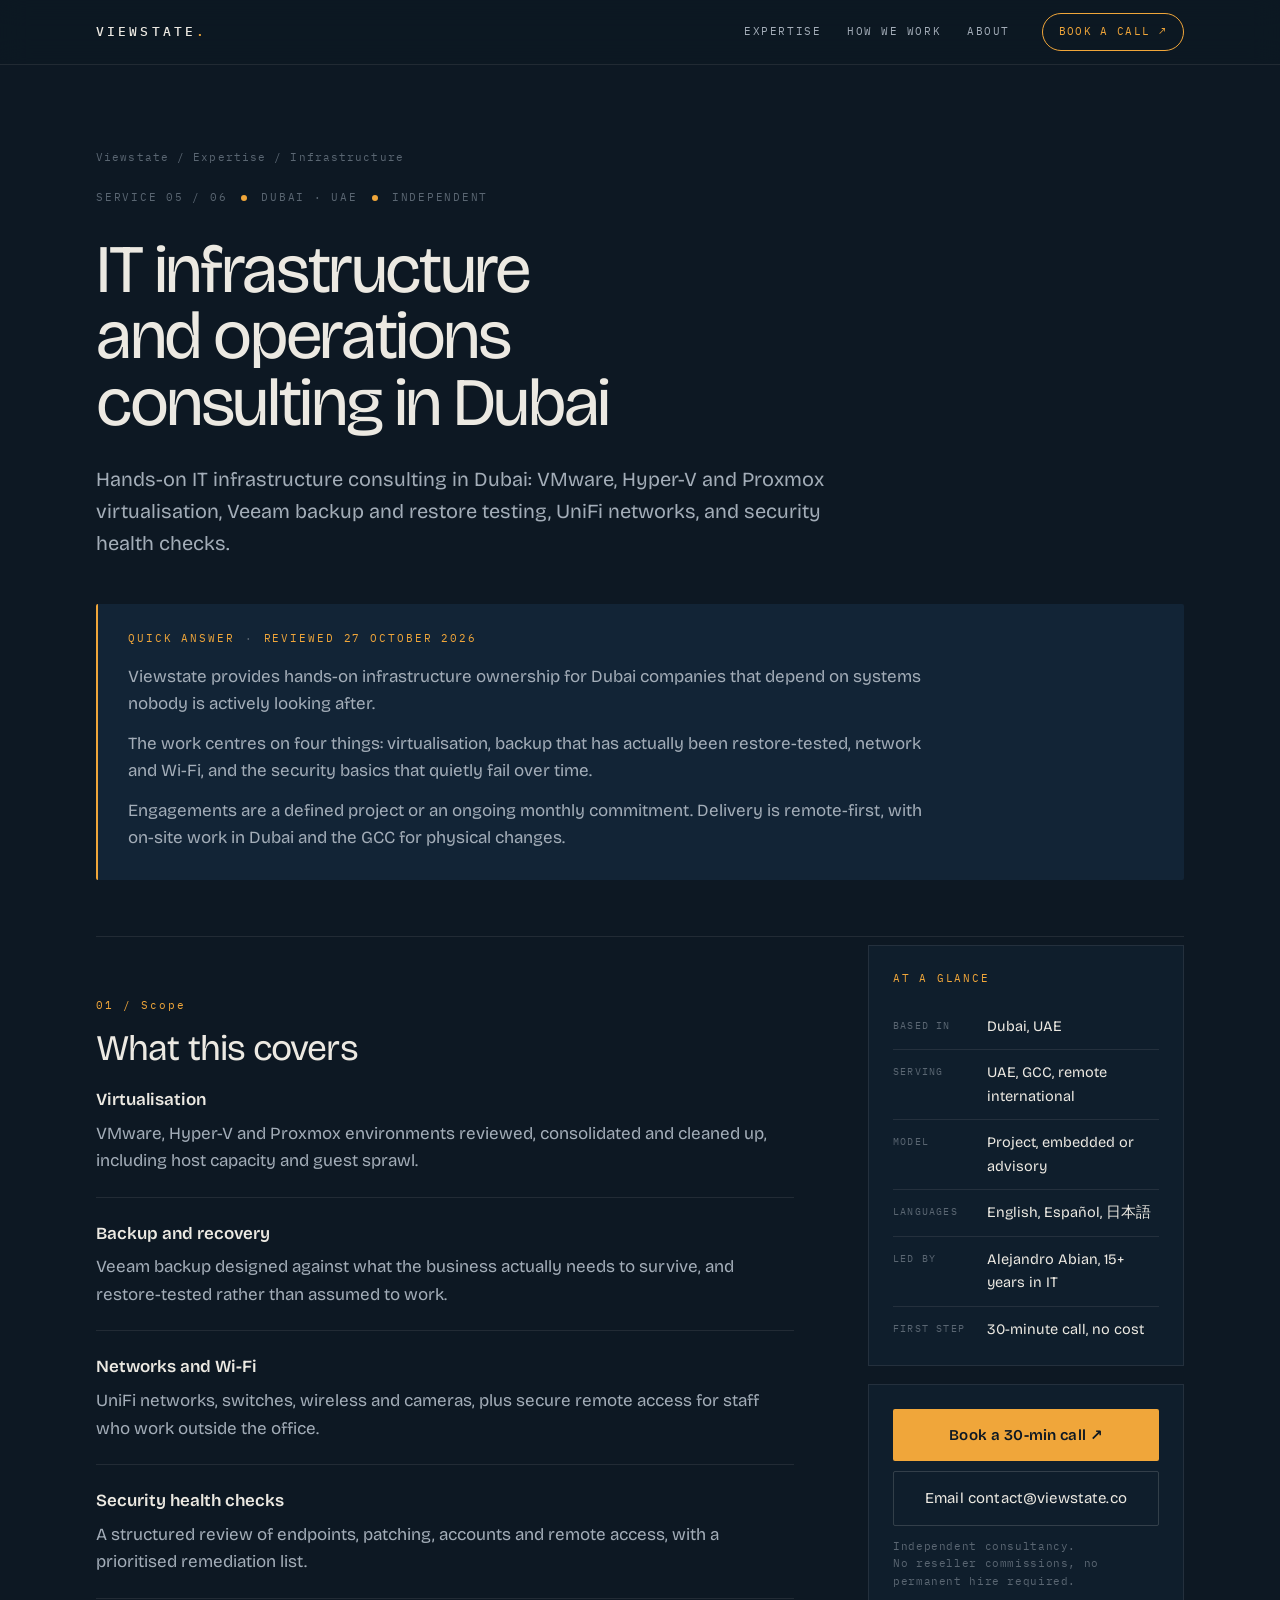
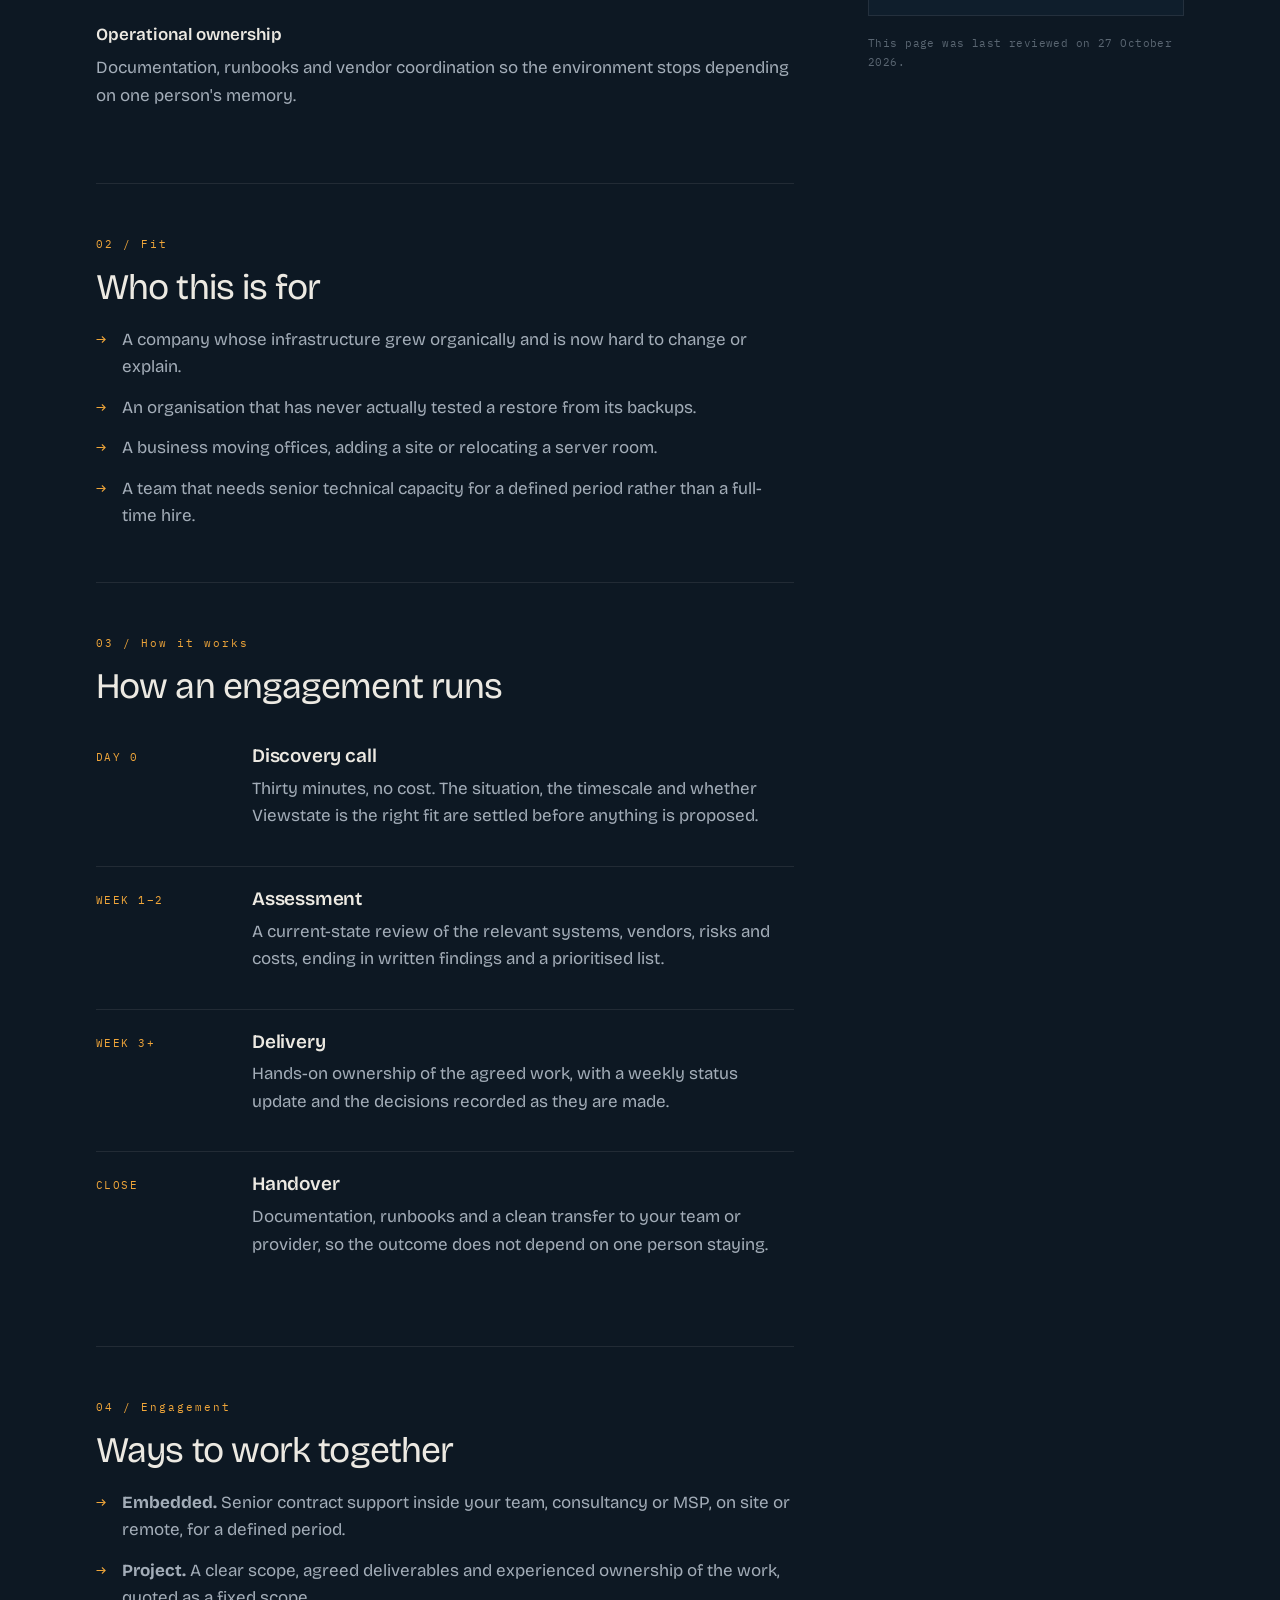
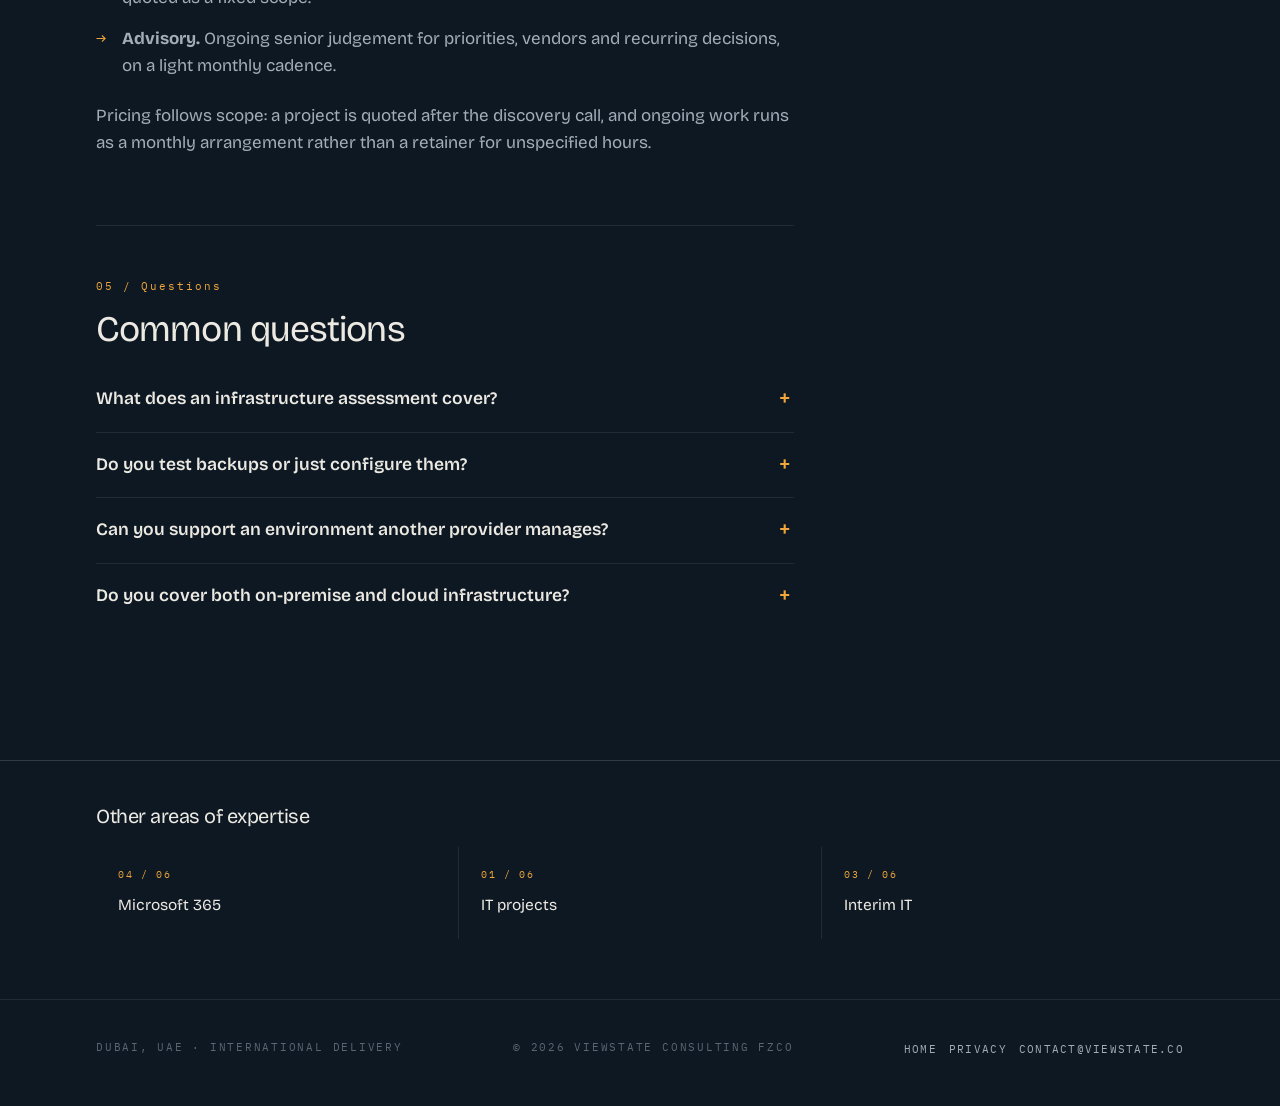
<file: it-infrastructure-support-dubai/index.html>
<!DOCTYPE html>
<html lang="en">
<head>
<meta charset="utf-8">
<meta name="viewport" content="width=device-width,initial-scale=1">
<title>IT Infrastructure &amp; Operations Consulting Dubai | Viewstate</title>
<meta name="description" content="Hands-on IT infrastructure consulting in Dubai: VMware, Hyper-V and Proxmox virtualisation, Veeam backup and restore testing, UniFi networks, and security health checks.">
<meta name="robots" content="index,follow,max-image-preview:large,max-snippet:-1">
<link rel="canonical" href="https://viewstate.co/it-infrastructure-support-dubai/">
<meta property="og:type" content="article">
<meta property="og:site_name" content="Viewstate Consulting">
<meta property="og:title" content="IT Infrastructure &amp; Operations Consulting Dubai | Viewstate">
<meta property="og:description" content="Hands-on IT infrastructure consulting in Dubai: VMware, Hyper-V and Proxmox virtualisation, Veeam backup and restore testing, UniFi networks, and security health checks.">
<meta property="og:url" content="https://viewstate.co/it-infrastructure-support-dubai/">
<meta property="og:image" content="https://viewstate.co/og-image.png">
<meta name="twitter:card" content="summary_large_image">
<link rel="preconnect" href="https://fonts.googleapis.com">
<link rel="preconnect" href="https://fonts.gstatic.com" crossorigin>
<link href="https://fonts.googleapis.com/css2?family=Bricolage+Grotesque:opsz,wght@12..96,300;12..96,400;12..96,500;12..96,600&family=IBM+Plex+Mono:wght@400;500&display=swap" rel="stylesheet">
<link rel="stylesheet" href="/geo.css">
<link rel="icon" href="/favicon.svg" type="image/svg+xml">
  <script type="application/ld+json">{"@context":"https://schema.org","@graph":[{"@type":"ProfessionalService","@id":"https://viewstate.co/#organization","name":"Viewstate Consulting","url":"https://viewstate.co/","email":"contact@viewstate.co","description":"Independent IT consulting in Dubai. Senior expertise for Microsoft 365, infrastructure, IT projects, interim IT management, software cost control and AI at work — without another permanent hire.","address":{"@type":"PostalAddress","addressLocality":"Dubai","addressCountry":"AE"},"areaServed":["United Arab Emirates","GCC","International"],"knowsLanguage":["en","es","ja"],"founder":{"@type":"Person","name":"Alejandro Abian","jobTitle":"Founder & Principal Consultant"}},{"@type":"Service","@id":"https://viewstate.co/it-infrastructure-support-dubai/#service","name":"IT infrastructure and operations consulting in Dubai","serviceType":"IT infrastructure, virtualisation, backup and network consulting for Dubai businesses","description":"Hands-on IT infrastructure consulting in Dubai: VMware, Hyper-V and Proxmox virtualisation, Veeam backup and restore testing, UniFi networks, and security health checks.","url":"https://viewstate.co/it-infrastructure-support-dubai/","provider":{"@id":"https://viewstate.co/#organization"},"areaServed":[{"@type":"City","name":"Dubai"},{"@type":"Country","name":"United Arab Emirates"},{"@type":"Place","name":"GCC"},{"@type":"Place","name":"International (remote)"}],"availableChannel":[{"@type":"ServiceChannel","serviceLocation":{"@type":"Place","name":"Dubai, UAE"}},{"@type":"ServiceChannel","serviceLocation":{"@type":"VirtualLocation","url":"https://viewstate.co"}}]},{"@type":"BreadcrumbList","itemListElement":[{"@type":"ListItem","position":1,"name":"Viewstate Consulting","item":"https://viewstate.co/"},{"@type":"ListItem","position":2,"name":"IT infrastructure and operations consulting in Dubai","item":"https://viewstate.co/it-infrastructure-support-dubai/"}]},{"@type":"WebPage","@id":"https://viewstate.co/it-infrastructure-support-dubai/#webpage","url":"https://viewstate.co/it-infrastructure-support-dubai/","name":"IT Infrastructure & Operations Consulting Dubai | Viewstate","dateModified":"2026-10-27","inLanguage":"en","isPartOf":{"@id":"https://viewstate.co/#organization"}}]}</script>
  <script type="application/ld+json">{"@type":"FAQPage","@id":"https://viewstate.co/it-infrastructure-support-dubai/#faq","mainEntity":[{"@type":"Question","name":"What does an infrastructure assessment cover?","acceptedAnswer":{"@type":"Answer","text":"Hosts and virtual machines, storage and capacity headroom, backup configuration and job history, network design and wireless coverage, accounts and remote access, patching state and the asset inventory. The output is a written findings document with a prioritised action list, not a sales document."}},{"@type":"Question","name":"Do you test backups or just configure them?","acceptedAnswer":{"@type":"Answer","text":"Both. Backup configuration without a tested restore is only an assumption. Restore tests are part of the delivery, and the result is recorded so you know what recovery actually looks like."}},{"@type":"Question","name":"Can you support an environment another provider manages?","acceptedAnswer":{"@type":"Answer","text":"Yes, in a defined scope. It is also common to work alongside an existing MSP, owning infrastructure and network layers while they handle service desk."}},{"@type":"Question","name":"Do you cover both on-premise and cloud infrastructure?","acceptedAnswer":{"@type":"Answer","text":"Yes. On-premise virtualisation and networks, Microsoft 365 and Entra ID, and hybrid arrangements where both sides have to agree with each other."}}]}</script>
</head>
<body><header class="site"><div class="wrap">
  <a class="brand" href="/">Viewstate<span>.</span></a>
  <nav class="top"><a href="/#services">Expertise</a><a href="/#approach">How we work</a><a href="/#about">About</a></nav>
  <a class="cta" href="https://bookings.cloud.microsoft/book/ViewstateConsulting@viewstate.co/">Book a call ↗</a>
</div></header><main><div class="wrap"><div class="hero"><div class="crumbs"><a href="/">Viewstate</a> / Expertise / Infrastructure</div><div class="eyebrow"><span class="mono">Service 05 / 06</span><span class="dot"></span><span class="mono">Dubai · UAE</span><span class="dot"></span><span class="mono">Independent</span></div><h1>IT infrastructure and operations consulting in Dubai</h1><p class="lead">Hands-on IT infrastructure consulting in Dubai: VMware, Hyper-V and Proxmox virtualisation, Veeam backup and restore testing, UniFi networks, and security health checks.</p><aside class="qa"><div class="lab"><span>Quick answer</span><i>·</i><span>Reviewed 27 October 2026</span></div><p>Viewstate provides hands-on infrastructure ownership for Dubai companies that depend on systems nobody is actively looking after.</p><p>The work centres on four things: virtualisation, backup that has actually been restore-tested, network and Wi-Fi, and the security basics that quietly fail over time.</p><p>Engagements are a defined project or an ongoing monthly commitment. Delivery is remote-first, with on-site work in Dubai and the GCC for physical changes.</p></aside></div></div></main><div class="wrap"><div class="doc"><div><section class="block"><div class="block-no">01 / Scope</div><h2>What this covers</h2><dl class="covers"><div><dt>Virtualisation</dt><dd>VMware, Hyper-V and Proxmox environments reviewed, consolidated and cleaned up, including host capacity and guest sprawl.</dd></div><div><dt>Backup and recovery</dt><dd>Veeam backup designed against what the business actually needs to survive, and restore-tested rather than assumed to work.</dd></div><div><dt>Networks and Wi-Fi</dt><dd>UniFi networks, switches, wireless and cameras, plus secure remote access for staff who work outside the office.</dd></div><div><dt>Security health checks</dt><dd>A structured review of endpoints, patching, accounts and remote access, with a prioritised remediation list.</dd></div><div><dt>Operational ownership</dt><dd>Documentation, runbooks and vendor coordination so the environment stops depending on one person's memory.</dd></div></dl></section><section class="block"><div class="block-no">02 / Fit</div><h2>Who this is for</h2><ul class="arrow"><li>A company whose infrastructure grew organically and is now hard to change or explain.</li><li>An organisation that has never actually tested a restore from its backups.</li><li>A business moving offices, adding a site or relocating a server room.</li><li>A team that needs senior technical capacity for a defined period rather than a full-time hire.</li></ul></section><section class="block"><div class="block-no">03 / How it works</div><h2>How an engagement runs</h2><ol class="steps"><li><span class="when">Day 0</span><div><h3>Discovery call</h3><p>Thirty minutes, no cost. The situation, the timescale and whether Viewstate is the right fit are settled before anything is proposed.</p></div></li><li><span class="when">Week 1–2</span><div><h3>Assessment</h3><p>A current-state review of the relevant systems, vendors, risks and costs, ending in written findings and a prioritised list.</p></div></li><li><span class="when">Week 3+</span><div><h3>Delivery</h3><p>Hands-on ownership of the agreed work, with a weekly status update and the decisions recorded as they are made.</p></div></li><li><span class="when">Close</span><div><h3>Handover</h3><p>Documentation, runbooks and a clean transfer to your team or provider, so the outcome does not depend on one person staying.</p></div></li></ol></section><section class="block"><div class="block-no">04 / Engagement</div><h2>Ways to work together</h2><ul class="arrow"><li><strong>Embedded.</strong> Senior contract support inside your team, consultancy or MSP, on site or remote, for a defined period.</li><li><strong>Project.</strong> A clear scope, agreed deliverables and experienced ownership of the work, quoted as a fixed scope.</li><li><strong>Advisory.</strong> Ongoing senior judgement for priorities, vendors and recurring decisions, on a light monthly cadence.</li></ul><p style="margin-top:22px">Pricing follows scope: a project is quoted after the discovery call, and ongoing work runs as a monthly arrangement rather than a retainer for unspecified hours.</p></section><section class="block faq"><div class="block-no">05 / Questions</div><h2>Common questions</h2><details><summary>What does an infrastructure assessment cover?</summary><div class="ans">Hosts and virtual machines, storage and capacity headroom, backup configuration and job history, network design and wireless coverage, accounts and remote access, patching state and the asset inventory. The output is a written findings document with a prioritised action list, not a sales document.</div></details><details><summary>Do you test backups or just configure them?</summary><div class="ans">Both. Backup configuration without a tested restore is only an assumption. Restore tests are part of the delivery, and the result is recorded so you know what recovery actually looks like.</div></details><details><summary>Can you support an environment another provider manages?</summary><div class="ans">Yes, in a defined scope. It is also common to work alongside an existing MSP, owning infrastructure and network layers while they handle service desk.</div></details><details><summary>Do you cover both on-premise and cloud infrastructure?</summary><div class="ans">Yes. On-premise virtualisation and networks, Microsoft 365 and Entra ID, and hybrid arrangements where both sides have to agree with each other.</div></details></section></div><aside class="side">
  <div class="card">
    <span class="mono">At a glance</span>
    <div class="fact"><span class="k">Based in</span><span class="v">Dubai, UAE</span></div>
    <div class="fact"><span class="k">Serving</span><span class="v">UAE, GCC, remote international</span></div>
    <div class="fact"><span class="k">Model</span><span class="v">Project, embedded or advisory</span></div>
    <div class="fact"><span class="k">Languages</span><span class="v">English, Español, 日本語</span></div>
    <div class="fact"><span class="k">Led by</span><span class="v">Alejandro Abian, 15+ years in IT</span></div>
    <div class="fact"><span class="k">First step</span><span class="v">30-minute call, no cost</span></div>
  </div>
  <div class="card">
    <a class="btn" href="https://bookings.cloud.microsoft/book/ViewstateConsulting@viewstate.co/">Book a 30-min call ↗</a>
    <a class="btn ghost" href="mailto:contact@viewstate.co">Email contact@viewstate.co</a>
    <span class="mini">Independent consultancy.<br>No reseller commissions, no permanent hire required.</span>
  </div>
  <p class="note">This page was last reviewed on 27 October 2026.</p>
</aside></div></div><div class="related"><div class="wrap">
  <h2>Other areas of expertise</h2>
  <div class="rel-grid"><a href="/microsoft-365-consulting-dubai/"><span class="n">04 / 06</span><span class="t">Microsoft 365</span></a><a href="/it-project-management-dubai/"><span class="n">01 / 06</span><span class="t">IT projects</span></a><a href="/interim-it-manager-dubai/"><span class="n">03 / 06</span><span class="t">Interim IT</span></a></div>
</div></div><footer class="site"><div class="wrap">
  <span class="mono">Dubai, UAE · International delivery</span>
  <span class="mono">© 2026 Viewstate Consulting FZCO</span>
  <span><a href="/">Home</a> &nbsp; <a href="/privacy.html">Privacy</a> &nbsp; <a href="mailto:contact@viewstate.co">contact@viewstate.co</a></span>
</div></footer></body>
</html>
</file>
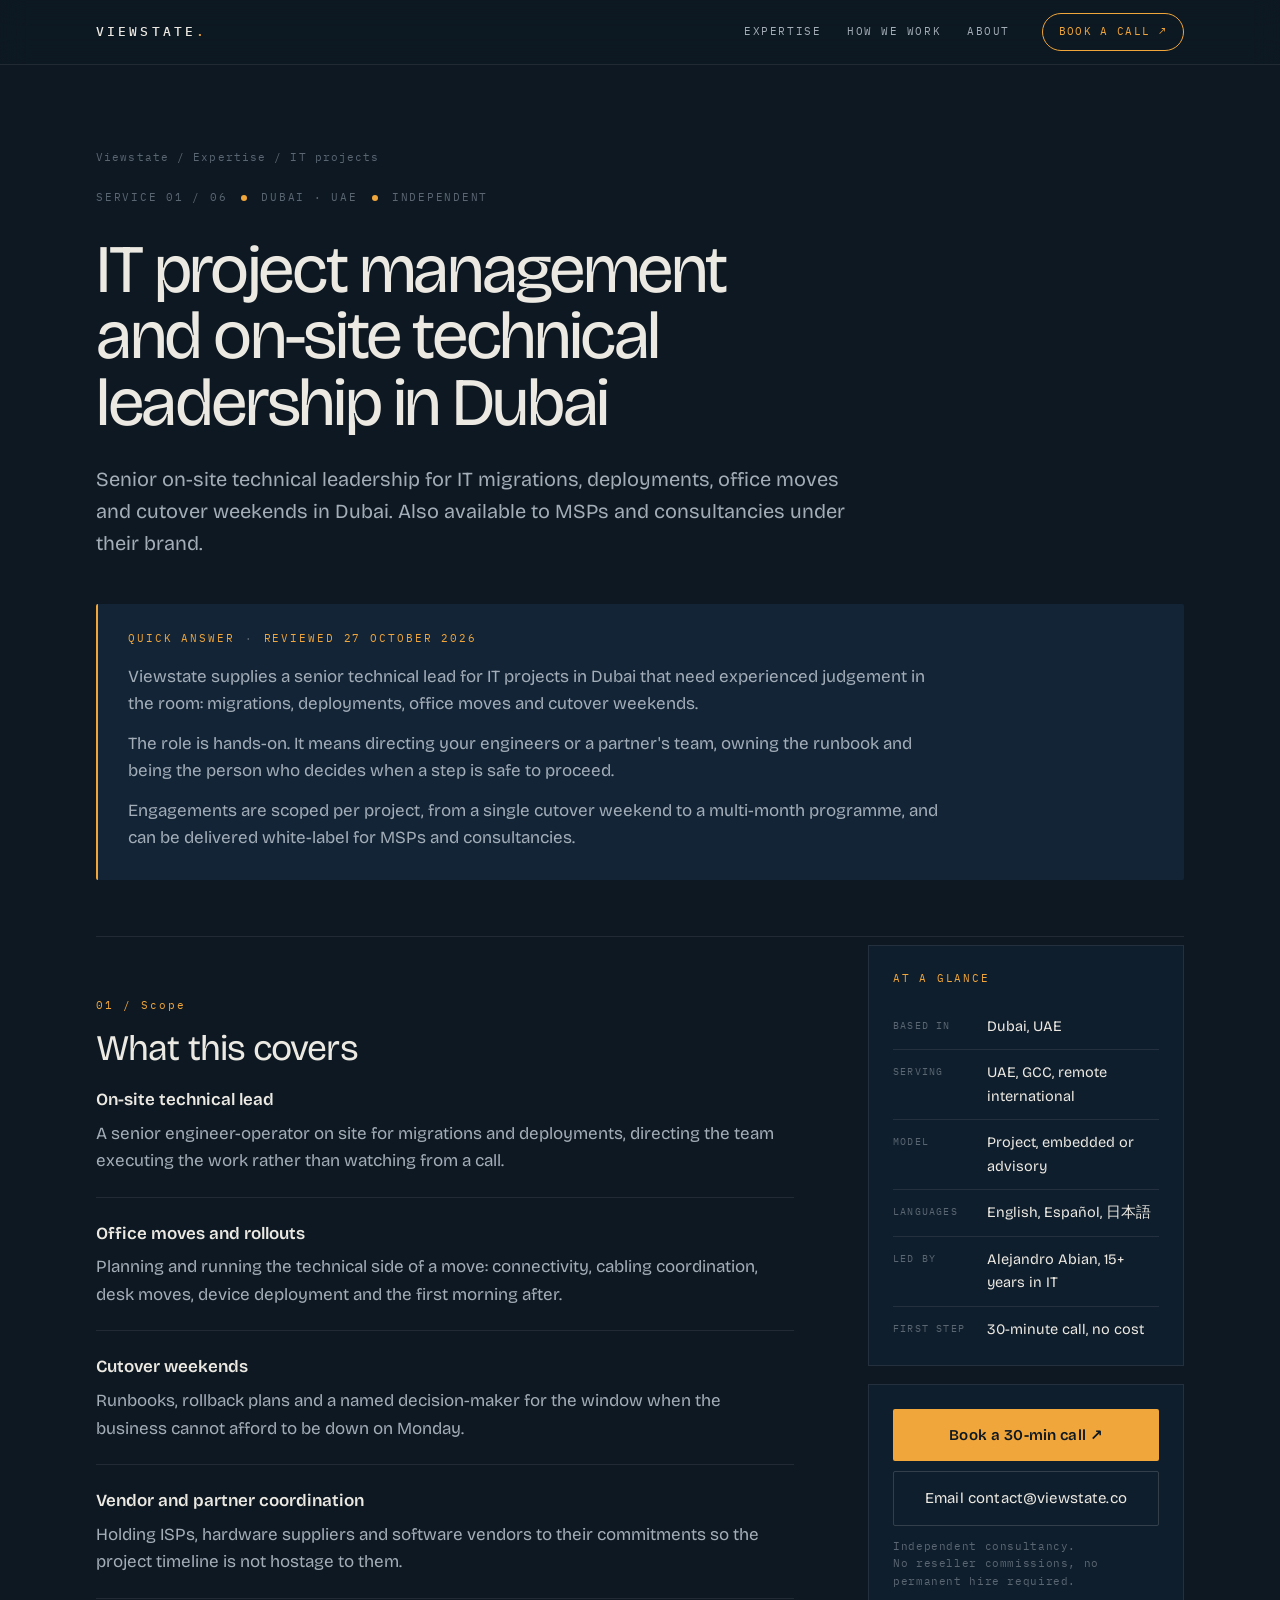
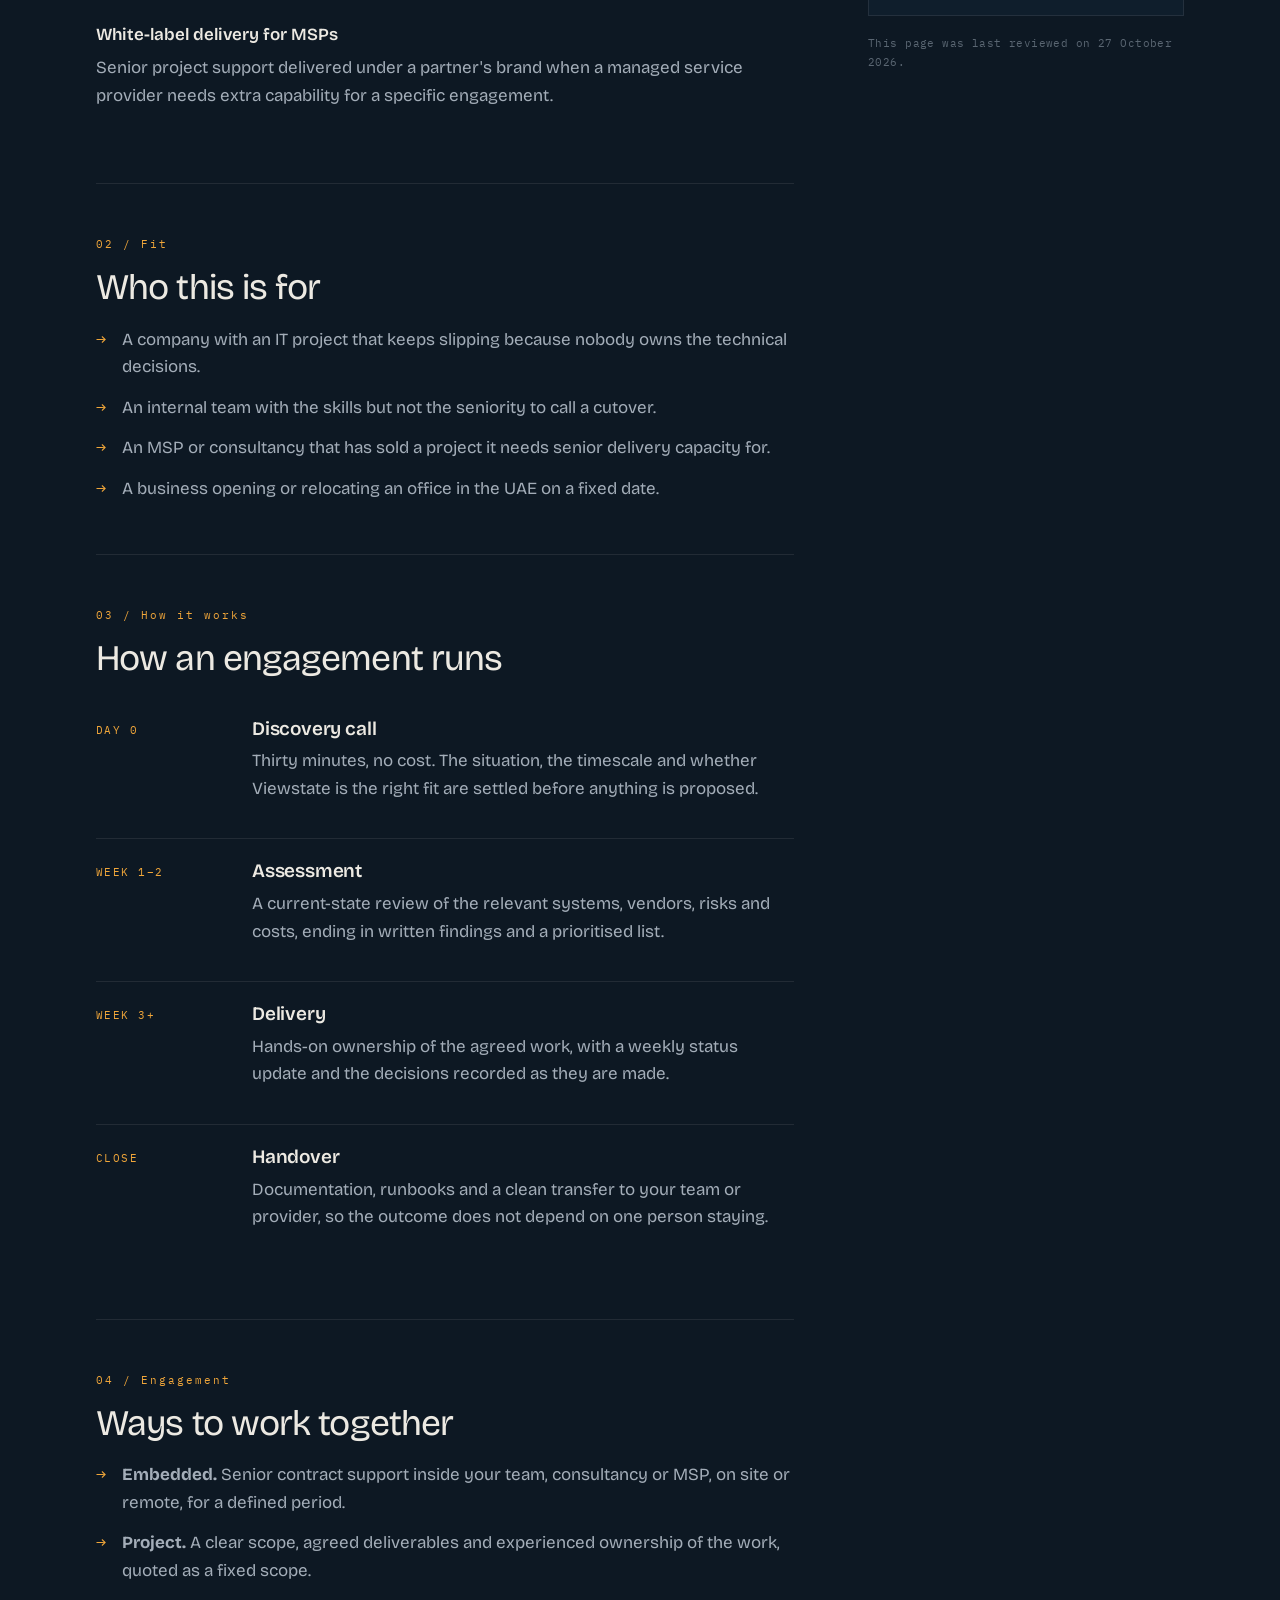
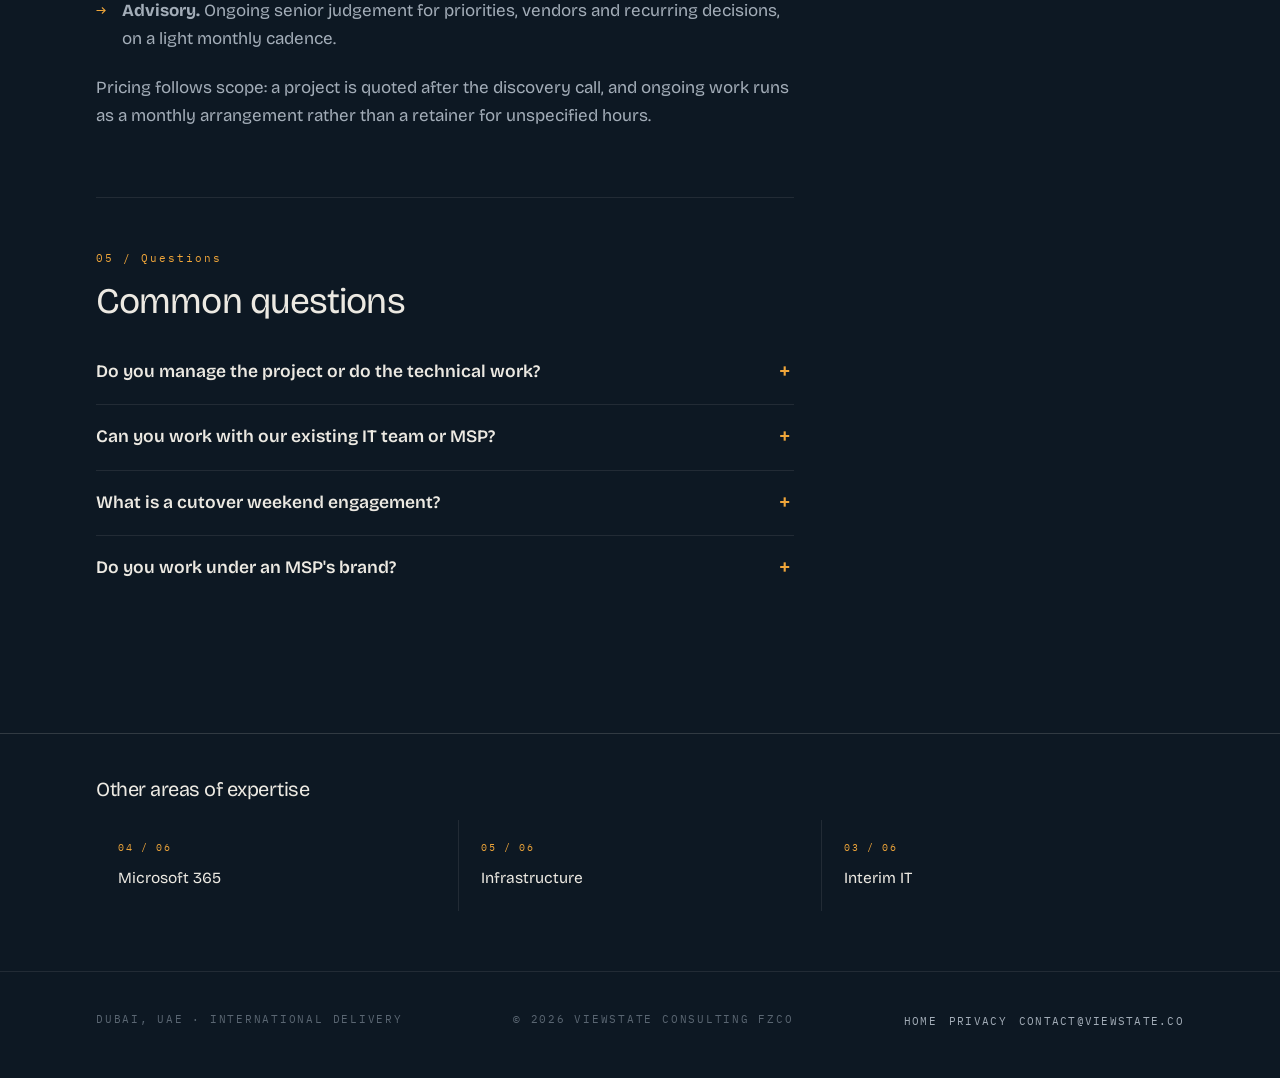
<file: it-project-management-dubai/index.html>
<!DOCTYPE html>
<html lang="en">
<head>
<meta charset="utf-8">
<meta name="viewport" content="width=device-width,initial-scale=1">
<title>IT Project Management Dubai | On-site Technical Lead — Viewstate</title>
<meta name="description" content="Senior on-site technical leadership for IT migrations, deployments, office moves and cutover weekends in Dubai. Also available to MSPs and consultancies under their brand.">
<meta name="robots" content="index,follow,max-image-preview:large,max-snippet:-1">
<link rel="canonical" href="https://viewstate.co/it-project-management-dubai/">
<meta property="og:type" content="article">
<meta property="og:site_name" content="Viewstate Consulting">
<meta property="og:title" content="IT Project Management Dubai | On-site Technical Lead — Viewstate">
<meta property="og:description" content="Senior on-site technical leadership for IT migrations, deployments, office moves and cutover weekends in Dubai. Also available to MSPs and consultancies under their brand.">
<meta property="og:url" content="https://viewstate.co/it-project-management-dubai/">
<meta property="og:image" content="https://viewstate.co/og-image.png">
<meta name="twitter:card" content="summary_large_image">
<link rel="preconnect" href="https://fonts.googleapis.com">
<link rel="preconnect" href="https://fonts.gstatic.com" crossorigin>
<link href="https://fonts.googleapis.com/css2?family=Bricolage+Grotesque:opsz,wght@12..96,300;12..96,400;12..96,500;12..96,600&family=IBM+Plex+Mono:wght@400;500&display=swap" rel="stylesheet">
<link rel="stylesheet" href="/geo.css">
<link rel="icon" href="/favicon.svg" type="image/svg+xml">
  <script type="application/ld+json">{"@context":"https://schema.org","@graph":[{"@type":"ProfessionalService","@id":"https://viewstate.co/#organization","name":"Viewstate Consulting","url":"https://viewstate.co/","email":"contact@viewstate.co","description":"Independent IT consulting in Dubai. Senior expertise for Microsoft 365, infrastructure, IT projects, interim IT management, software cost control and AI at work — without another permanent hire.","address":{"@type":"PostalAddress","addressLocality":"Dubai","addressCountry":"AE"},"areaServed":["United Arab Emirates","GCC","International"],"knowsLanguage":["en","es","ja"],"founder":{"@type":"Person","name":"Alejandro Abian","jobTitle":"Founder & Principal Consultant"}},{"@type":"Service","@id":"https://viewstate.co/it-project-management-dubai/#service","name":"IT project management and on-site technical leadership in Dubai","serviceType":"IT project management and on-site cutover leadership for migrations and office moves in Dubai","description":"Senior on-site technical leadership for IT migrations, deployments, office moves and cutover weekends in Dubai. Also available to MSPs and consultancies under their brand.","url":"https://viewstate.co/it-project-management-dubai/","provider":{"@id":"https://viewstate.co/#organization"},"areaServed":[{"@type":"City","name":"Dubai"},{"@type":"Country","name":"United Arab Emirates"},{"@type":"Place","name":"GCC"},{"@type":"Place","name":"International (remote)"}],"availableChannel":[{"@type":"ServiceChannel","serviceLocation":{"@type":"Place","name":"Dubai, UAE"}},{"@type":"ServiceChannel","serviceLocation":{"@type":"VirtualLocation","url":"https://viewstate.co"}}]},{"@type":"BreadcrumbList","itemListElement":[{"@type":"ListItem","position":1,"name":"Viewstate Consulting","item":"https://viewstate.co/"},{"@type":"ListItem","position":2,"name":"IT project management and on-site technical leadership in Dubai","item":"https://viewstate.co/it-project-management-dubai/"}]},{"@type":"WebPage","@id":"https://viewstate.co/it-project-management-dubai/#webpage","url":"https://viewstate.co/it-project-management-dubai/","name":"IT Project Management Dubai | On-site Technical Lead — Viewstate","dateModified":"2026-10-27","inLanguage":"en","isPartOf":{"@id":"https://viewstate.co/#organization"}}]}</script>
  <script type="application/ld+json">{"@type":"FAQPage","@id":"https://viewstate.co/it-project-management-dubai/#faq","mainEntity":[{"@type":"Question","name":"Do you manage the project or do the technical work?","acceptedAnswer":{"@type":"Answer","text":"The engagement is technical leadership, which usually means both. The deliverable is a project that lands: runbooks, cutover plans, decisions taken at the right moment, and a documented handover at the end."}},{"@type":"Question","name":"Can you work with our existing IT team or MSP?","acceptedAnswer":{"@type":"Answer","text":"Yes. This is the normal shape of the work: Viewstate leads the technical plan and directs the people executing it, whether they are internal engineers or a partner's team."}},{"@type":"Question","name":"What is a cutover weekend engagement?","acceptedAnswer":{"@type":"Answer","text":"A defined window for a migration or deployment where downtime has to be contained, typically Friday night to Sunday, with a tested rollback path and a go/no-go decision point before the change starts."}},{"@type":"Question","name":"Do you work under an MSP's brand?","acceptedAnswer":{"@type":"Answer","text":"Yes. Project support for managed service providers is delivered white-label under the partner's brand, as an extension of their delivery capability."}}]}</script>
</head>
<body><header class="site"><div class="wrap">
  <a class="brand" href="/">Viewstate<span>.</span></a>
  <nav class="top"><a href="/#services">Expertise</a><a href="/#approach">How we work</a><a href="/#about">About</a></nav>
  <a class="cta" href="https://bookings.cloud.microsoft/book/ViewstateConsulting@viewstate.co/">Book a call ↗</a>
</div></header><main><div class="wrap"><div class="hero"><div class="crumbs"><a href="/">Viewstate</a> / Expertise / IT projects</div><div class="eyebrow"><span class="mono">Service 01 / 06</span><span class="dot"></span><span class="mono">Dubai · UAE</span><span class="dot"></span><span class="mono">Independent</span></div><h1>IT project management and on-site technical leadership in Dubai</h1><p class="lead">Senior on-site technical leadership for IT migrations, deployments, office moves and cutover weekends in Dubai. Also available to MSPs and consultancies under their brand.</p><aside class="qa"><div class="lab"><span>Quick answer</span><i>·</i><span>Reviewed 27 October 2026</span></div><p>Viewstate supplies a senior technical lead for IT projects in Dubai that need experienced judgement in the room: migrations, deployments, office moves and cutover weekends.</p><p>The role is hands-on. It means directing your engineers or a partner's team, owning the runbook and being the person who decides when a step is safe to proceed.</p><p>Engagements are scoped per project, from a single cutover weekend to a multi-month programme, and can be delivered white-label for MSPs and consultancies.</p></aside></div></div></main><div class="wrap"><div class="doc"><div><section class="block"><div class="block-no">01 / Scope</div><h2>What this covers</h2><dl class="covers"><div><dt>On-site technical lead</dt><dd>A senior engineer-operator on site for migrations and deployments, directing the team executing the work rather than watching from a call.</dd></div><div><dt>Office moves and rollouts</dt><dd>Planning and running the technical side of a move: connectivity, cabling coordination, desk moves, device deployment and the first morning after.</dd></div><div><dt>Cutover weekends</dt><dd>Runbooks, rollback plans and a named decision-maker for the window when the business cannot afford to be down on Monday.</dd></div><div><dt>Vendor and partner coordination</dt><dd>Holding ISPs, hardware suppliers and software vendors to their commitments so the project timeline is not hostage to them.</dd></div><div><dt>White-label delivery for MSPs</dt><dd>Senior project support delivered under a partner's brand when a managed service provider needs extra capability for a specific engagement.</dd></div></dl></section><section class="block"><div class="block-no">02 / Fit</div><h2>Who this is for</h2><ul class="arrow"><li>A company with an IT project that keeps slipping because nobody owns the technical decisions.</li><li>An internal team with the skills but not the seniority to call a cutover.</li><li>An MSP or consultancy that has sold a project it needs senior delivery capacity for.</li><li>A business opening or relocating an office in the UAE on a fixed date.</li></ul></section><section class="block"><div class="block-no">03 / How it works</div><h2>How an engagement runs</h2><ol class="steps"><li><span class="when">Day 0</span><div><h3>Discovery call</h3><p>Thirty minutes, no cost. The situation, the timescale and whether Viewstate is the right fit are settled before anything is proposed.</p></div></li><li><span class="when">Week 1–2</span><div><h3>Assessment</h3><p>A current-state review of the relevant systems, vendors, risks and costs, ending in written findings and a prioritised list.</p></div></li><li><span class="when">Week 3+</span><div><h3>Delivery</h3><p>Hands-on ownership of the agreed work, with a weekly status update and the decisions recorded as they are made.</p></div></li><li><span class="when">Close</span><div><h3>Handover</h3><p>Documentation, runbooks and a clean transfer to your team or provider, so the outcome does not depend on one person staying.</p></div></li></ol></section><section class="block"><div class="block-no">04 / Engagement</div><h2>Ways to work together</h2><ul class="arrow"><li><strong>Embedded.</strong> Senior contract support inside your team, consultancy or MSP, on site or remote, for a defined period.</li><li><strong>Project.</strong> A clear scope, agreed deliverables and experienced ownership of the work, quoted as a fixed scope.</li><li><strong>Advisory.</strong> Ongoing senior judgement for priorities, vendors and recurring decisions, on a light monthly cadence.</li></ul><p style="margin-top:22px">Pricing follows scope: a project is quoted after the discovery call, and ongoing work runs as a monthly arrangement rather than a retainer for unspecified hours.</p></section><section class="block faq"><div class="block-no">05 / Questions</div><h2>Common questions</h2><details><summary>Do you manage the project or do the technical work?</summary><div class="ans">The engagement is technical leadership, which usually means both. The deliverable is a project that lands: runbooks, cutover plans, decisions taken at the right moment, and a documented handover at the end.</div></details><details><summary>Can you work with our existing IT team or MSP?</summary><div class="ans">Yes. This is the normal shape of the work: Viewstate leads the technical plan and directs the people executing it, whether they are internal engineers or a partner's team.</div></details><details><summary>What is a cutover weekend engagement?</summary><div class="ans">A defined window for a migration or deployment where downtime has to be contained, typically Friday night to Sunday, with a tested rollback path and a go/no-go decision point before the change starts.</div></details><details><summary>Do you work under an MSP's brand?</summary><div class="ans">Yes. Project support for managed service providers is delivered white-label under the partner's brand, as an extension of their delivery capability.</div></details></section></div><aside class="side">
  <div class="card">
    <span class="mono">At a glance</span>
    <div class="fact"><span class="k">Based in</span><span class="v">Dubai, UAE</span></div>
    <div class="fact"><span class="k">Serving</span><span class="v">UAE, GCC, remote international</span></div>
    <div class="fact"><span class="k">Model</span><span class="v">Project, embedded or advisory</span></div>
    <div class="fact"><span class="k">Languages</span><span class="v">English, Español, 日本語</span></div>
    <div class="fact"><span class="k">Led by</span><span class="v">Alejandro Abian, 15+ years in IT</span></div>
    <div class="fact"><span class="k">First step</span><span class="v">30-minute call, no cost</span></div>
  </div>
  <div class="card">
    <a class="btn" href="https://bookings.cloud.microsoft/book/ViewstateConsulting@viewstate.co/">Book a 30-min call ↗</a>
    <a class="btn ghost" href="mailto:contact@viewstate.co">Email contact@viewstate.co</a>
    <span class="mini">Independent consultancy.<br>No reseller commissions, no permanent hire required.</span>
  </div>
  <p class="note">This page was last reviewed on 27 October 2026.</p>
</aside></div></div><div class="related"><div class="wrap">
  <h2>Other areas of expertise</h2>
  <div class="rel-grid"><a href="/microsoft-365-consulting-dubai/"><span class="n">04 / 06</span><span class="t">Microsoft 365</span></a><a href="/it-infrastructure-support-dubai/"><span class="n">05 / 06</span><span class="t">Infrastructure</span></a><a href="/interim-it-manager-dubai/"><span class="n">03 / 06</span><span class="t">Interim IT</span></a></div>
</div></div><footer class="site"><div class="wrap">
  <span class="mono">Dubai, UAE · International delivery</span>
  <span class="mono">© 2026 Viewstate Consulting FZCO</span>
  <span><a href="/">Home</a> &nbsp; <a href="/privacy.html">Privacy</a> &nbsp; <a href="mailto:contact@viewstate.co">contact@viewstate.co</a></span>
</div></footer></body>
</html>
</file>
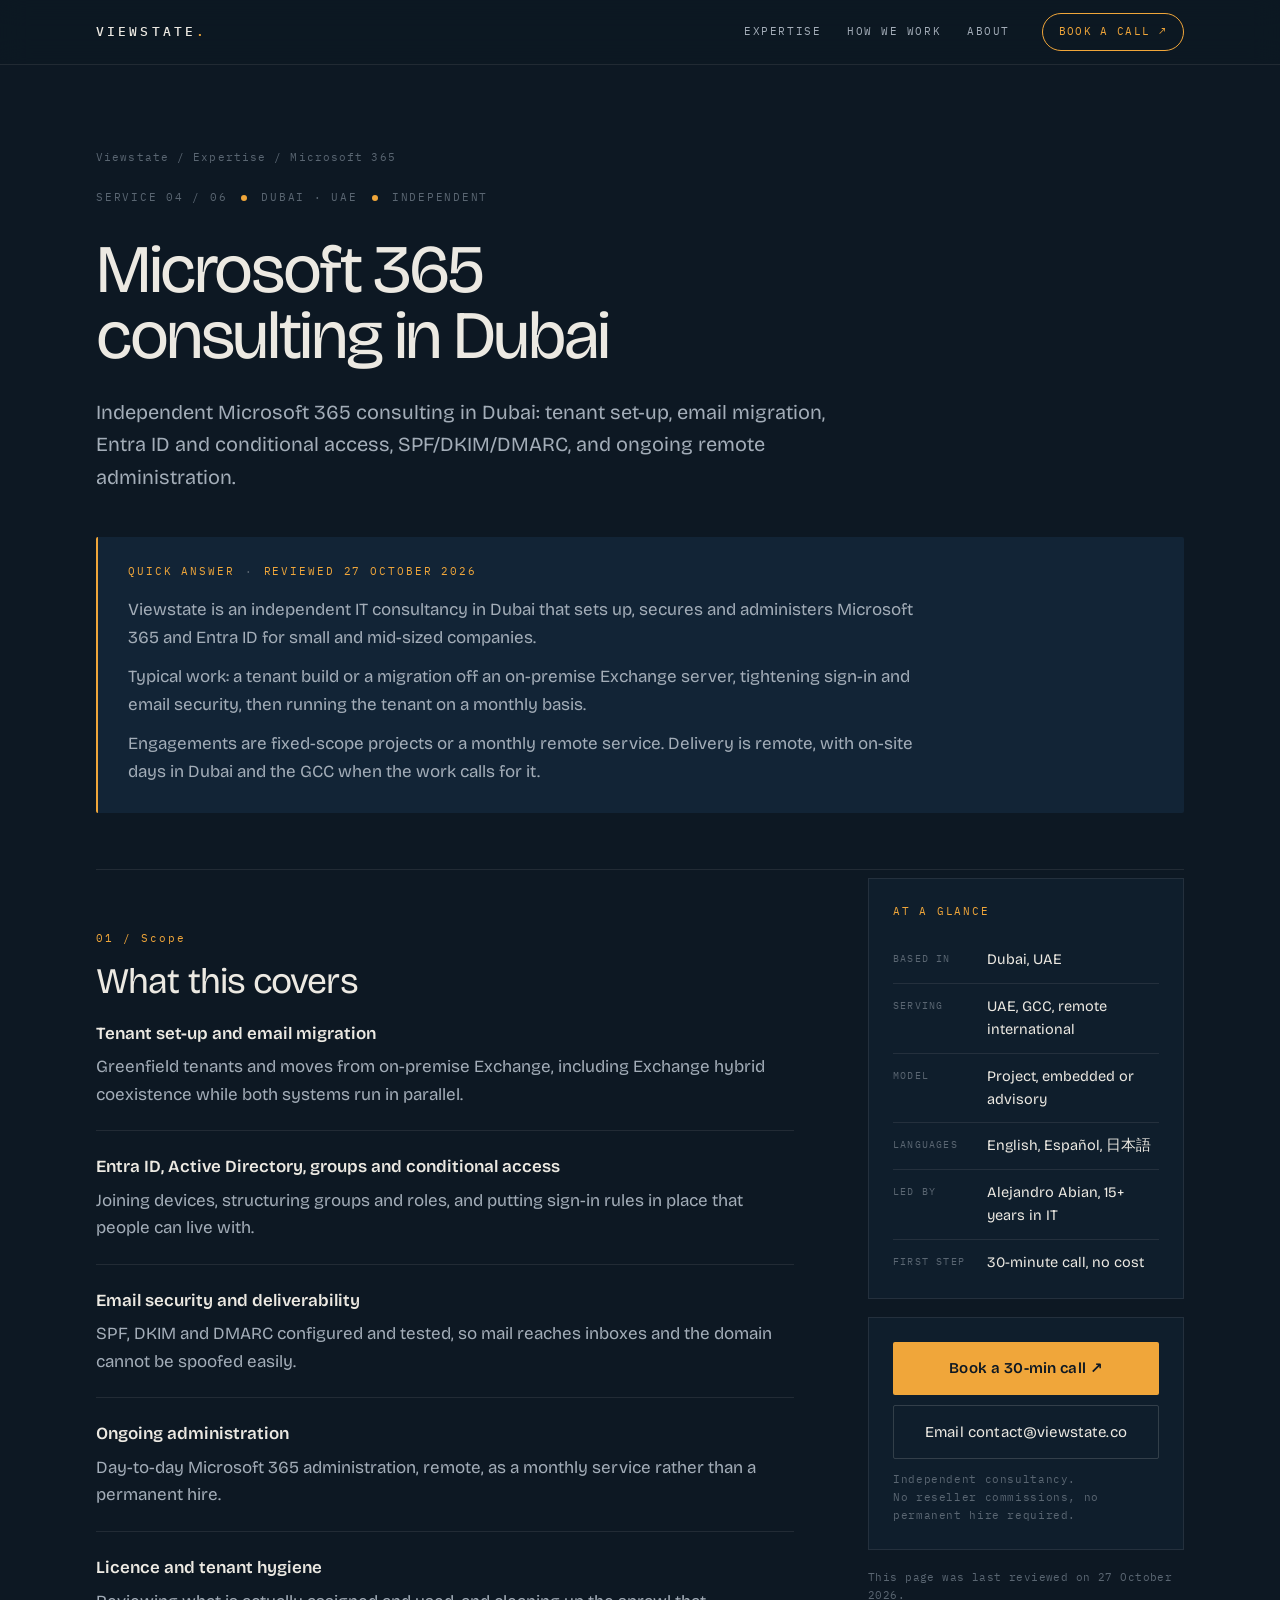
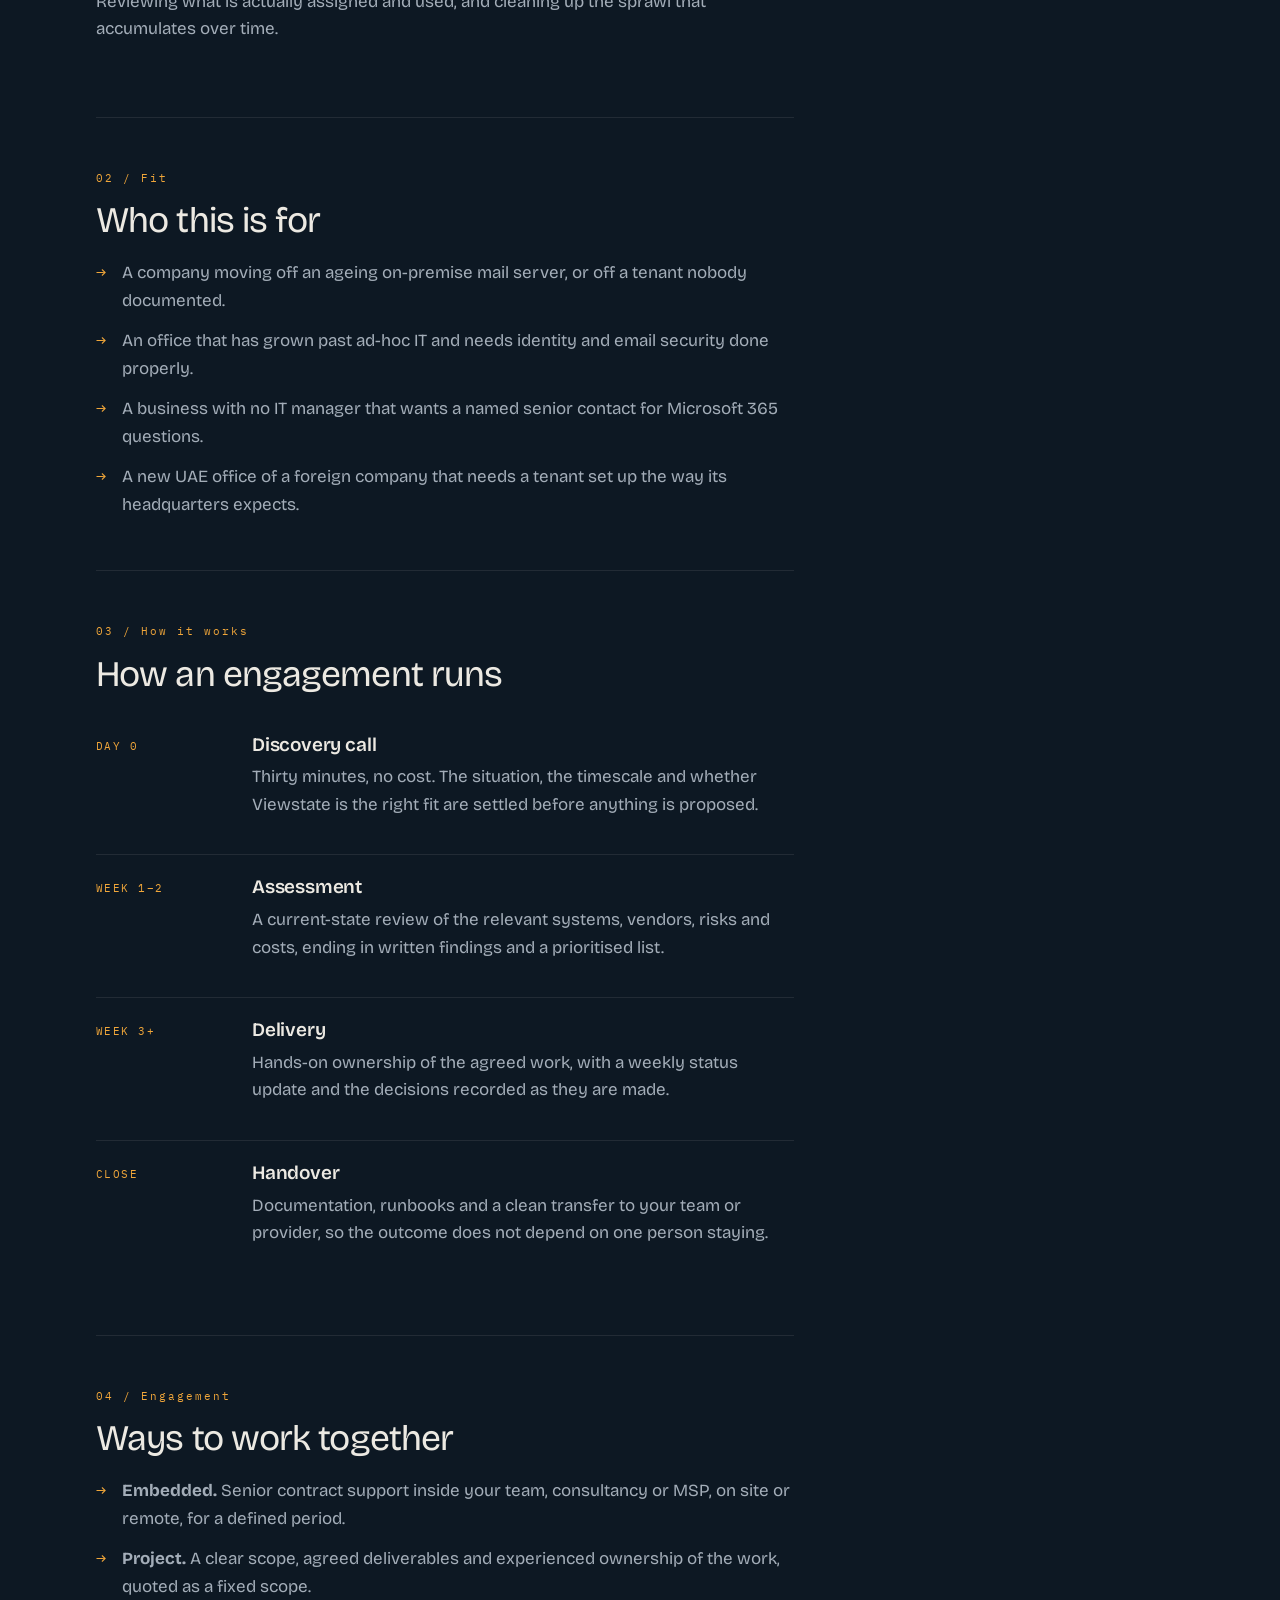
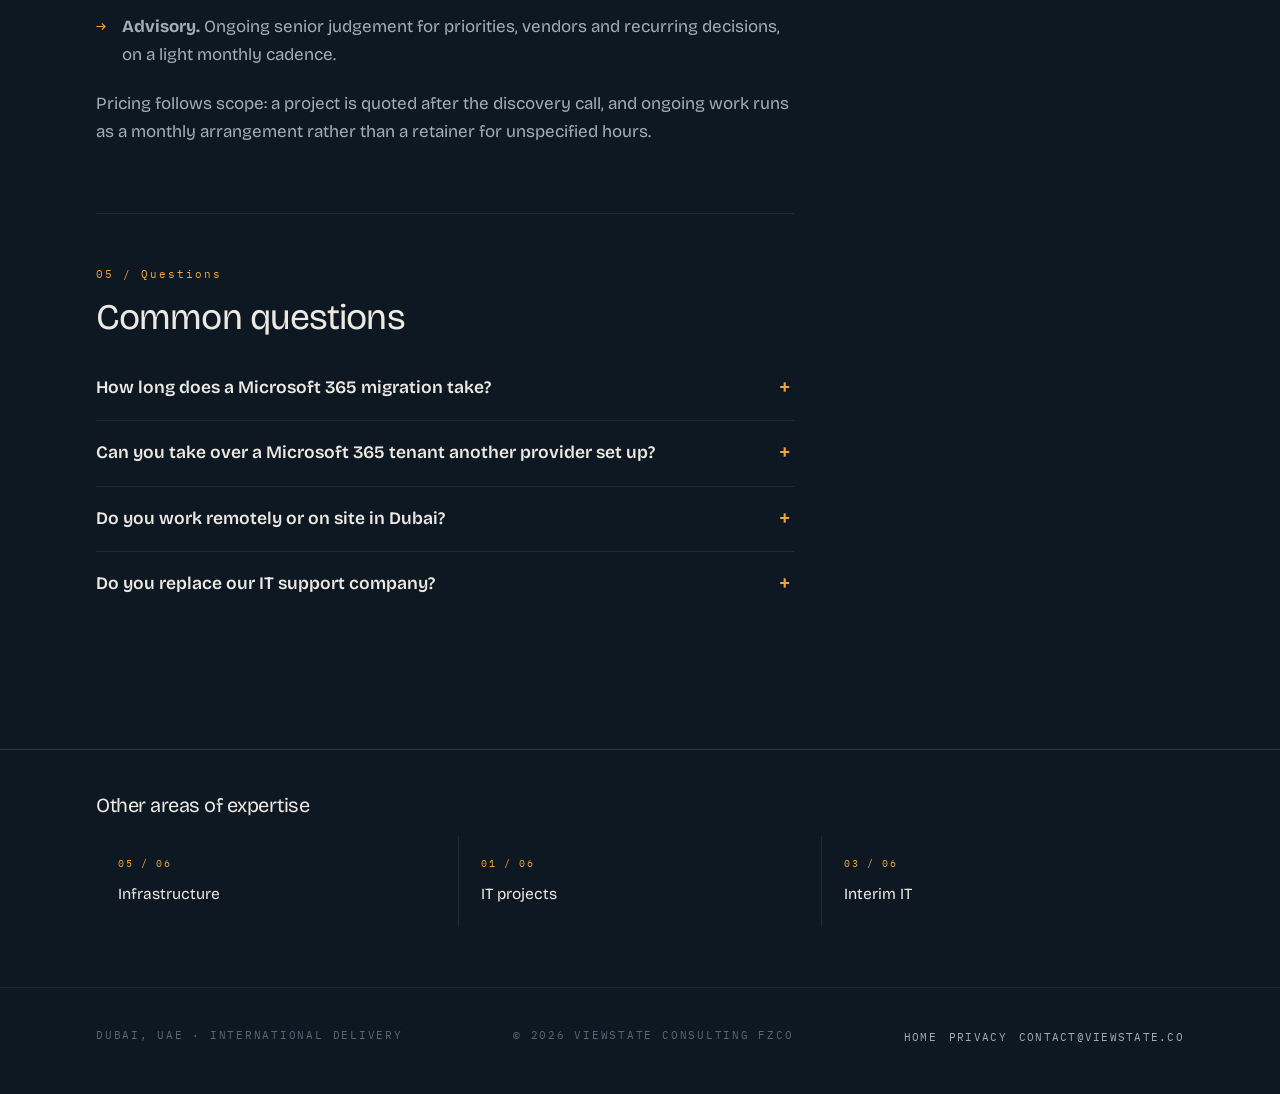
<file: microsoft-365-consulting-dubai/index.html>
<!DOCTYPE html>
<html lang="en">
<head>
<meta charset="utf-8">
<meta name="viewport" content="width=device-width,initial-scale=1">
<title>Microsoft 365 Consulting Dubai | Set-up, Migration &amp; Security — Viewstate</title>
<meta name="description" content="Independent Microsoft 365 consulting in Dubai: tenant set-up, email migration, Entra ID and conditional access, SPF/DKIM/DMARC, and ongoing remote administration.">
<meta name="robots" content="index,follow,max-image-preview:large,max-snippet:-1">
<link rel="canonical" href="https://viewstate.co/microsoft-365-consulting-dubai/">
<meta property="og:type" content="article">
<meta property="og:site_name" content="Viewstate Consulting">
<meta property="og:title" content="Microsoft 365 Consulting Dubai | Set-up, Migration &amp; Security — Viewstate">
<meta property="og:description" content="Independent Microsoft 365 consulting in Dubai: tenant set-up, email migration, Entra ID and conditional access, SPF/DKIM/DMARC, and ongoing remote administration.">
<meta property="og:url" content="https://viewstate.co/microsoft-365-consulting-dubai/">
<meta property="og:image" content="https://viewstate.co/og-image.png">
<meta name="twitter:card" content="summary_large_image">
<link rel="preconnect" href="https://fonts.googleapis.com">
<link rel="preconnect" href="https://fonts.gstatic.com" crossorigin>
<link href="https://fonts.googleapis.com/css2?family=Bricolage+Grotesque:opsz,wght@12..96,300;12..96,400;12..96,500;12..96,600&family=IBM+Plex+Mono:wght@400;500&display=swap" rel="stylesheet">
<link rel="stylesheet" href="/geo.css">
<link rel="icon" href="/favicon.svg" type="image/svg+xml">
  <script type="application/ld+json">{"@context":"https://schema.org","@graph":[{"@type":"ProfessionalService","@id":"https://viewstate.co/#organization","name":"Viewstate Consulting","url":"https://viewstate.co/","email":"contact@viewstate.co","description":"Independent IT consulting in Dubai. Senior expertise for Microsoft 365, infrastructure, IT projects, interim IT management, software cost control and AI at work — without another permanent hire.","address":{"@type":"PostalAddress","addressLocality":"Dubai","addressCountry":"AE"},"areaServed":["United Arab Emirates","GCC","International"],"knowsLanguage":["en","es","ja"],"founder":{"@type":"Person","name":"Alejandro Abian","jobTitle":"Founder & Principal Consultant"}},{"@type":"Service","@id":"https://viewstate.co/microsoft-365-consulting-dubai/#service","name":"Microsoft 365 consulting in Dubai","serviceType":"Microsoft 365 consulting, tenant migration, identity and email security for Dubai companies","description":"Independent Microsoft 365 consulting in Dubai: tenant set-up, email migration, Entra ID and conditional access, SPF/DKIM/DMARC, and ongoing remote administration.","url":"https://viewstate.co/microsoft-365-consulting-dubai/","provider":{"@id":"https://viewstate.co/#organization"},"areaServed":[{"@type":"City","name":"Dubai"},{"@type":"Country","name":"United Arab Emirates"},{"@type":"Place","name":"GCC"},{"@type":"Place","name":"International (remote)"}],"availableChannel":[{"@type":"ServiceChannel","serviceLocation":{"@type":"Place","name":"Dubai, UAE"}},{"@type":"ServiceChannel","serviceLocation":{"@type":"VirtualLocation","url":"https://viewstate.co"}}]},{"@type":"BreadcrumbList","itemListElement":[{"@type":"ListItem","position":1,"name":"Viewstate Consulting","item":"https://viewstate.co/"},{"@type":"ListItem","position":2,"name":"Microsoft 365 consulting in Dubai","item":"https://viewstate.co/microsoft-365-consulting-dubai/"}]},{"@type":"WebPage","@id":"https://viewstate.co/microsoft-365-consulting-dubai/#webpage","url":"https://viewstate.co/microsoft-365-consulting-dubai/","name":"Microsoft 365 Consulting Dubai | Set-up, Migration & Security — Viewstate","dateModified":"2026-10-27","inLanguage":"en","isPartOf":{"@id":"https://viewstate.co/#organization"}}]}</script>
  <script type="application/ld+json">{"@type":"FAQPage","@id":"https://viewstate.co/microsoft-365-consulting-dubai/#faq","mainEntity":[{"@type":"Question","name":"How long does a Microsoft 365 migration take?","acceptedAnswer":{"@type":"Answer","text":"A small tenant with mail and file data typically runs two to four weeks from kick-off to handover: assessment, staged migration, cutover weekend, then a stabilisation period. Exchange hybrid or multi-site environments take longer, and the estimate is set after the discovery call."}},{"@type":"Question","name":"Can you take over a Microsoft 365 tenant another provider set up?","acceptedAnswer":{"@type":"Answer","text":"Yes. This is common. The starting point is a documented review of the tenant, what is licensed, who has access and how sign-in and mail security are configured, followed by a prioritised list of what needs fixing."}},{"@type":"Question","name":"Do you work remotely or on site in Dubai?","acceptedAnswer":{"@type":"Answer","text":"Microsoft 365 administration is delivered remotely, which keeps it efficient. On-site time in Dubai is available where a migration, cutover or training session is better done in person."}},{"@type":"Question","name":"Do you replace our IT support company?","acceptedAnswer":{"@type":"Answer","text":"Not necessarily. Viewstate often works alongside an existing support provider, owning the tenant, identity and security layer while day-to-day helpdesk stays where it is."}}]}</script>
</head>
<body><header class="site"><div class="wrap">
  <a class="brand" href="/">Viewstate<span>.</span></a>
  <nav class="top"><a href="/#services">Expertise</a><a href="/#approach">How we work</a><a href="/#about">About</a></nav>
  <a class="cta" href="https://bookings.cloud.microsoft/book/ViewstateConsulting@viewstate.co/">Book a call ↗</a>
</div></header><main><div class="wrap"><div class="hero"><div class="crumbs"><a href="/">Viewstate</a> / Expertise / Microsoft 365</div><div class="eyebrow"><span class="mono">Service 04 / 06</span><span class="dot"></span><span class="mono">Dubai · UAE</span><span class="dot"></span><span class="mono">Independent</span></div><h1>Microsoft 365 consulting in Dubai</h1><p class="lead">Independent Microsoft 365 consulting in Dubai: tenant set-up, email migration, Entra ID and conditional access, SPF/DKIM/DMARC, and ongoing remote administration.</p><aside class="qa"><div class="lab"><span>Quick answer</span><i>·</i><span>Reviewed 27 October 2026</span></div><p>Viewstate is an independent IT consultancy in Dubai that sets up, secures and administers Microsoft 365 and Entra ID for small and mid-sized companies.</p><p>Typical work: a tenant build or a migration off an on-premise Exchange server, tightening sign-in and email security, then running the tenant on a monthly basis.</p><p>Engagements are fixed-scope projects or a monthly remote service. Delivery is remote, with on-site days in Dubai and the GCC when the work calls for it.</p></aside></div></div></main><div class="wrap"><div class="doc"><div><section class="block"><div class="block-no">01 / Scope</div><h2>What this covers</h2><dl class="covers"><div><dt>Tenant set-up and email migration</dt><dd>Greenfield tenants and moves from on-premise Exchange, including Exchange hybrid coexistence while both systems run in parallel.</dd></div><div><dt>Entra ID, Active Directory, groups and conditional access</dt><dd>Joining devices, structuring groups and roles, and putting sign-in rules in place that people can live with.</dd></div><div><dt>Email security and deliverability</dt><dd>SPF, DKIM and DMARC configured and tested, so mail reaches inboxes and the domain cannot be spoofed easily.</dd></div><div><dt>Ongoing administration</dt><dd>Day-to-day Microsoft 365 administration, remote, as a monthly service rather than a permanent hire.</dd></div><div><dt>Licence and tenant hygiene</dt><dd>Reviewing what is actually assigned and used, and cleaning up the sprawl that accumulates over time.</dd></div></dl></section><section class="block"><div class="block-no">02 / Fit</div><h2>Who this is for</h2><ul class="arrow"><li>A company moving off an ageing on-premise mail server, or off a tenant nobody documented.</li><li>An office that has grown past ad-hoc IT and needs identity and email security done properly.</li><li>A business with no IT manager that wants a named senior contact for Microsoft 365 questions.</li><li>A new UAE office of a foreign company that needs a tenant set up the way its headquarters expects.</li></ul></section><section class="block"><div class="block-no">03 / How it works</div><h2>How an engagement runs</h2><ol class="steps"><li><span class="when">Day 0</span><div><h3>Discovery call</h3><p>Thirty minutes, no cost. The situation, the timescale and whether Viewstate is the right fit are settled before anything is proposed.</p></div></li><li><span class="when">Week 1–2</span><div><h3>Assessment</h3><p>A current-state review of the relevant systems, vendors, risks and costs, ending in written findings and a prioritised list.</p></div></li><li><span class="when">Week 3+</span><div><h3>Delivery</h3><p>Hands-on ownership of the agreed work, with a weekly status update and the decisions recorded as they are made.</p></div></li><li><span class="when">Close</span><div><h3>Handover</h3><p>Documentation, runbooks and a clean transfer to your team or provider, so the outcome does not depend on one person staying.</p></div></li></ol></section><section class="block"><div class="block-no">04 / Engagement</div><h2>Ways to work together</h2><ul class="arrow"><li><strong>Embedded.</strong> Senior contract support inside your team, consultancy or MSP, on site or remote, for a defined period.</li><li><strong>Project.</strong> A clear scope, agreed deliverables and experienced ownership of the work, quoted as a fixed scope.</li><li><strong>Advisory.</strong> Ongoing senior judgement for priorities, vendors and recurring decisions, on a light monthly cadence.</li></ul><p style="margin-top:22px">Pricing follows scope: a project is quoted after the discovery call, and ongoing work runs as a monthly arrangement rather than a retainer for unspecified hours.</p></section><section class="block faq"><div class="block-no">05 / Questions</div><h2>Common questions</h2><details><summary>How long does a Microsoft 365 migration take?</summary><div class="ans">A small tenant with mail and file data typically runs two to four weeks from kick-off to handover: assessment, staged migration, cutover weekend, then a stabilisation period. Exchange hybrid or multi-site environments take longer, and the estimate is set after the discovery call.</div></details><details><summary>Can you take over a Microsoft 365 tenant another provider set up?</summary><div class="ans">Yes. This is common. The starting point is a documented review of the tenant, what is licensed, who has access and how sign-in and mail security are configured, followed by a prioritised list of what needs fixing.</div></details><details><summary>Do you work remotely or on site in Dubai?</summary><div class="ans">Microsoft 365 administration is delivered remotely, which keeps it efficient. On-site time in Dubai is available where a migration, cutover or training session is better done in person.</div></details><details><summary>Do you replace our IT support company?</summary><div class="ans">Not necessarily. Viewstate often works alongside an existing support provider, owning the tenant, identity and security layer while day-to-day helpdesk stays where it is.</div></details></section></div><aside class="side">
  <div class="card">
    <span class="mono">At a glance</span>
    <div class="fact"><span class="k">Based in</span><span class="v">Dubai, UAE</span></div>
    <div class="fact"><span class="k">Serving</span><span class="v">UAE, GCC, remote international</span></div>
    <div class="fact"><span class="k">Model</span><span class="v">Project, embedded or advisory</span></div>
    <div class="fact"><span class="k">Languages</span><span class="v">English, Español, 日本語</span></div>
    <div class="fact"><span class="k">Led by</span><span class="v">Alejandro Abian, 15+ years in IT</span></div>
    <div class="fact"><span class="k">First step</span><span class="v">30-minute call, no cost</span></div>
  </div>
  <div class="card">
    <a class="btn" href="https://bookings.cloud.microsoft/book/ViewstateConsulting@viewstate.co/">Book a 30-min call ↗</a>
    <a class="btn ghost" href="mailto:contact@viewstate.co">Email contact@viewstate.co</a>
    <span class="mini">Independent consultancy.<br>No reseller commissions, no permanent hire required.</span>
  </div>
  <p class="note">This page was last reviewed on 27 October 2026.</p>
</aside></div></div><div class="related"><div class="wrap">
  <h2>Other areas of expertise</h2>
  <div class="rel-grid"><a href="/it-infrastructure-support-dubai/"><span class="n">05 / 06</span><span class="t">Infrastructure</span></a><a href="/it-project-management-dubai/"><span class="n">01 / 06</span><span class="t">IT projects</span></a><a href="/interim-it-manager-dubai/"><span class="n">03 / 06</span><span class="t">Interim IT</span></a></div>
</div></div><footer class="site"><div class="wrap">
  <span class="mono">Dubai, UAE · International delivery</span>
  <span class="mono">© 2026 Viewstate Consulting FZCO</span>
  <span><a href="/">Home</a> &nbsp; <a href="/privacy.html">Privacy</a> &nbsp; <a href="mailto:contact@viewstate.co">contact@viewstate.co</a></span>
</div></footer></body>
</html>
</file>
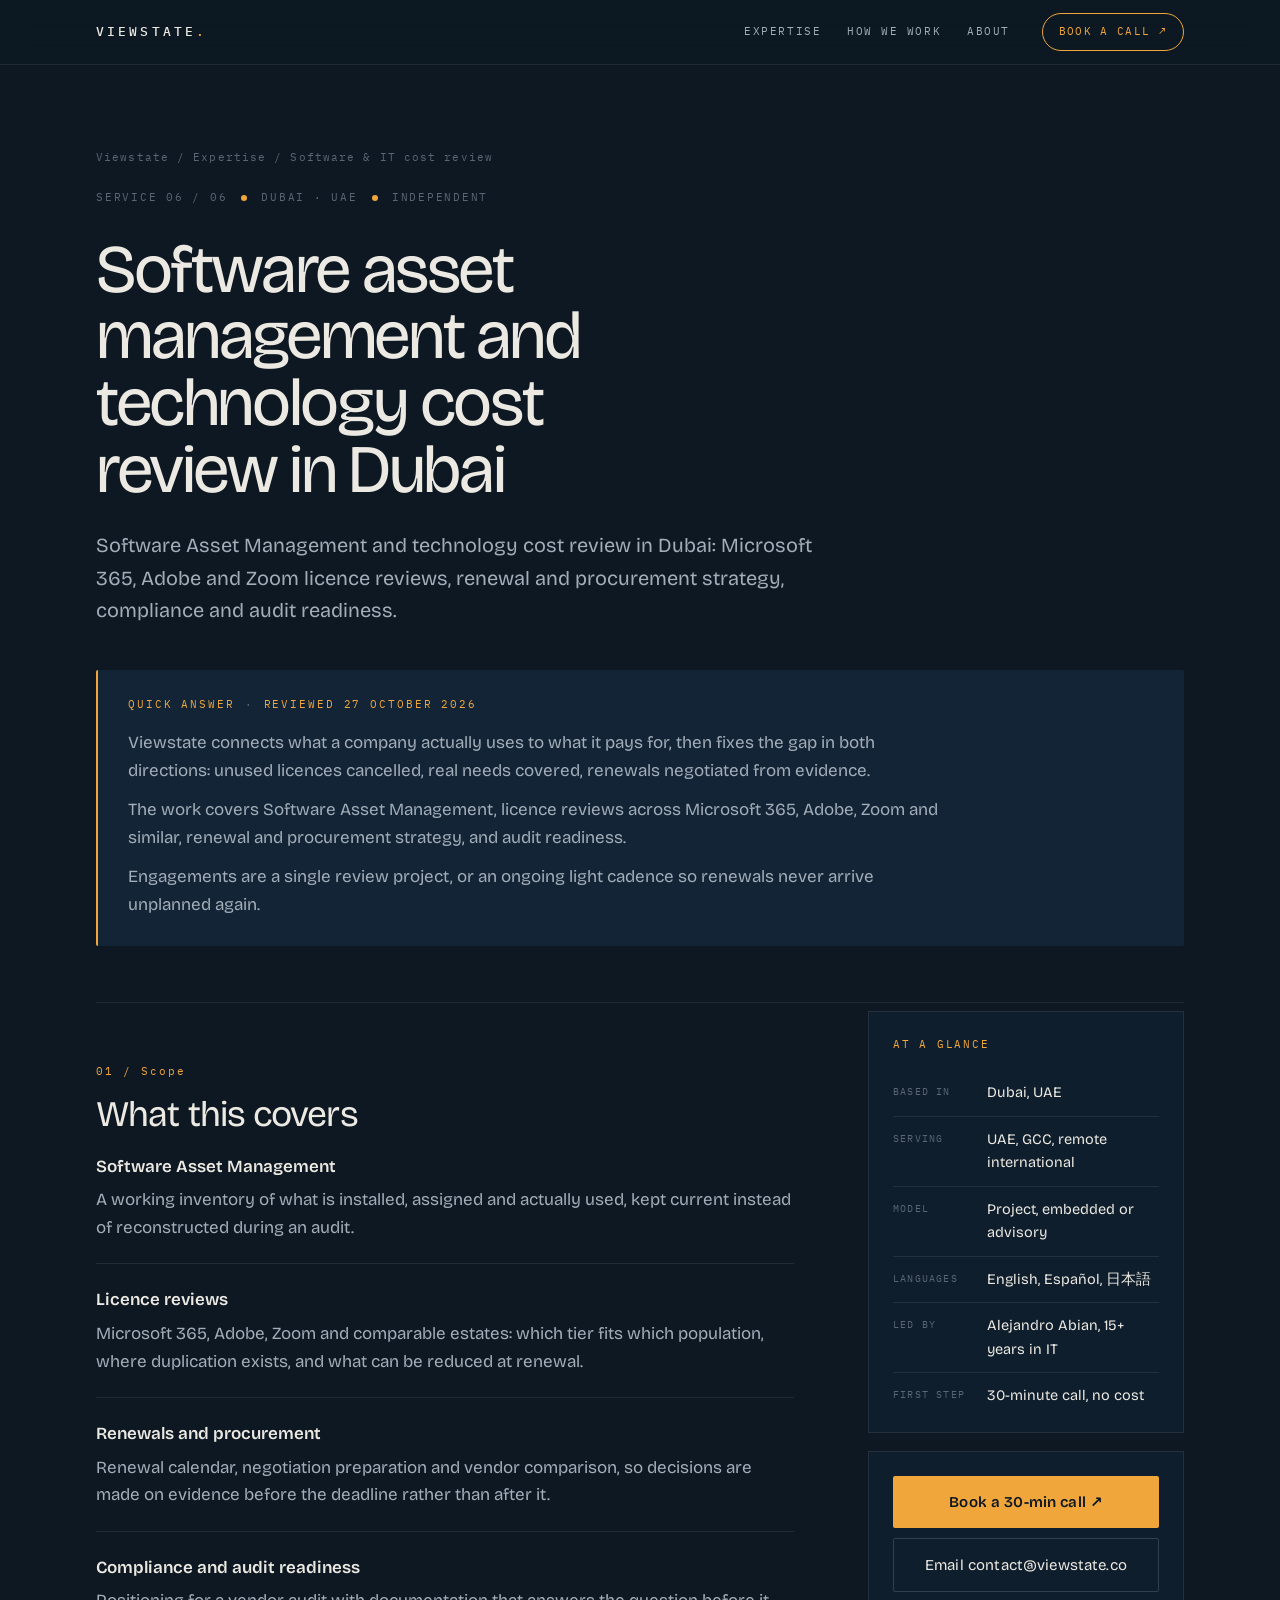
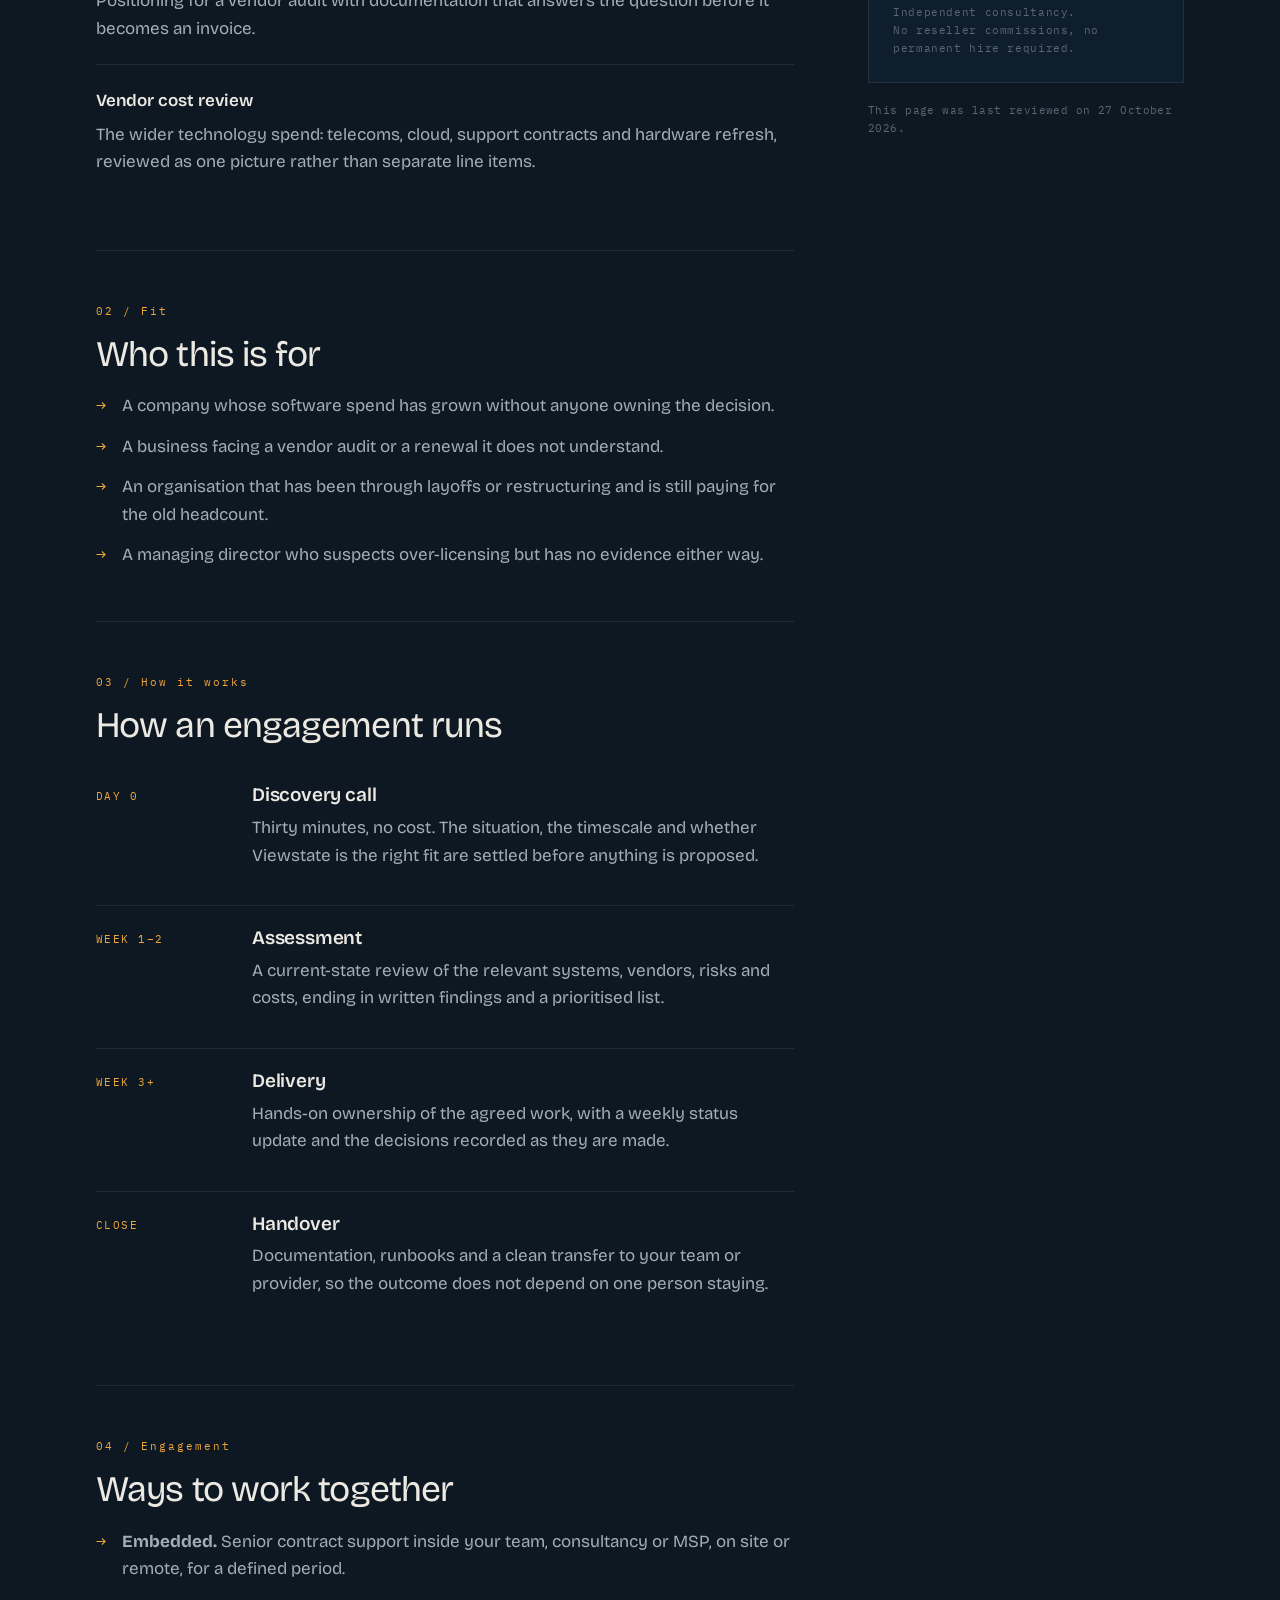
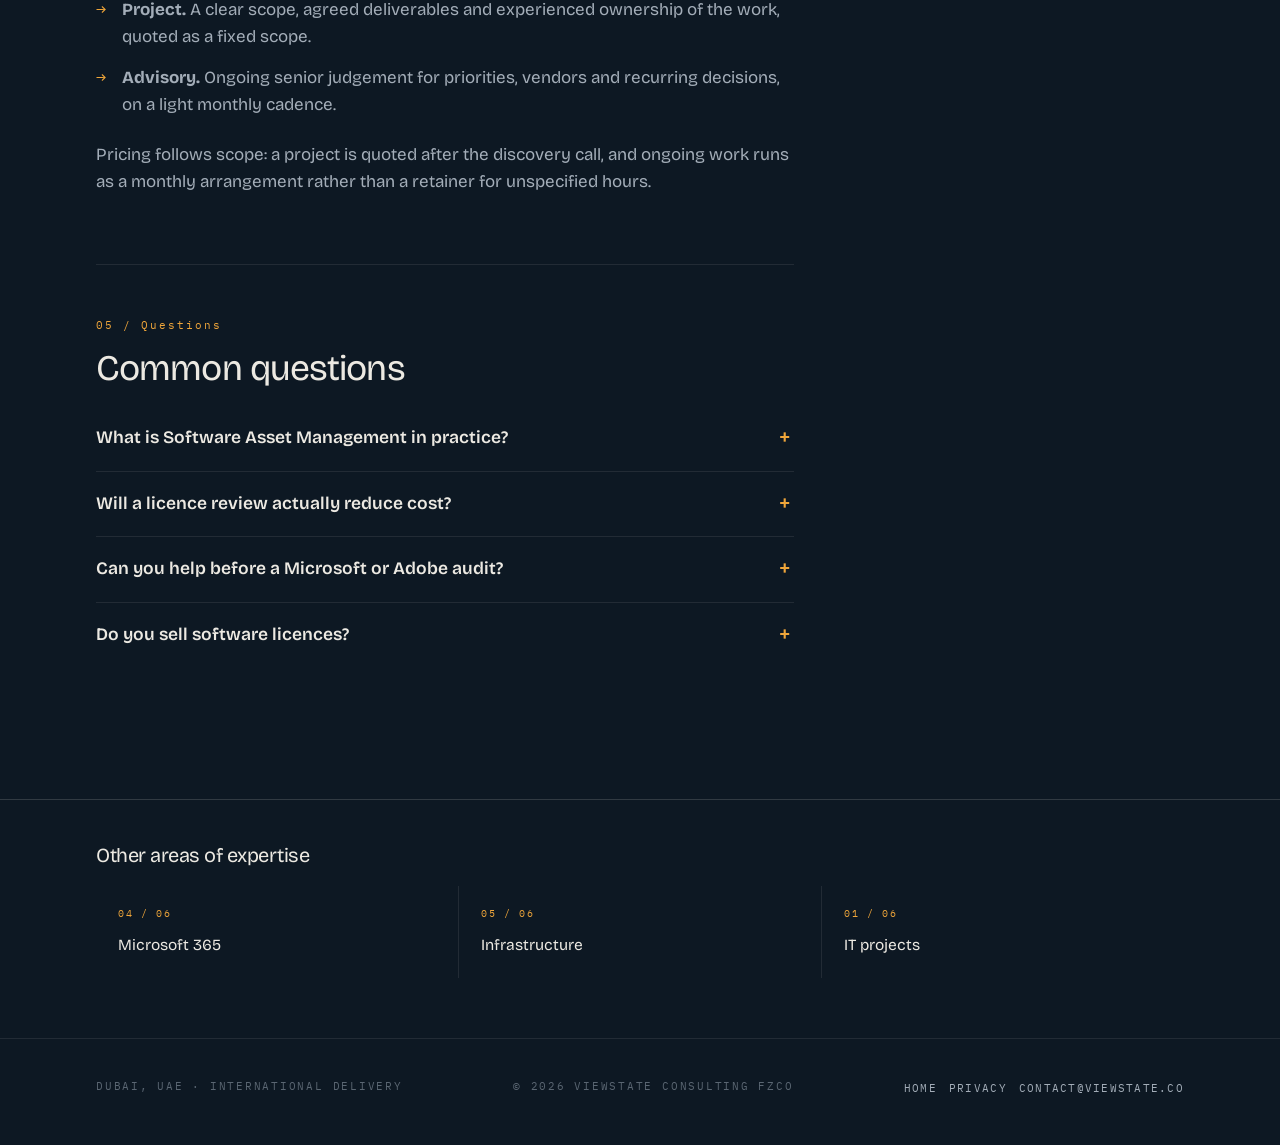
<file: software-asset-management-dubai/index.html>
<!DOCTYPE html>
<html lang="en">
<head>
<meta charset="utf-8">
<meta name="viewport" content="width=device-width,initial-scale=1">
<title>Software Asset Management Dubai | Licence &amp; Cost Review — Viewstate</title>
<meta name="description" content="Software Asset Management and technology cost review in Dubai: Microsoft 365, Adobe and Zoom licence reviews, renewal and procurement strategy, compliance and audit readiness.">
<meta name="robots" content="index,follow,max-image-preview:large,max-snippet:-1">
<link rel="canonical" href="https://viewstate.co/software-asset-management-dubai/">
<meta property="og:type" content="article">
<meta property="og:site_name" content="Viewstate Consulting">
<meta property="og:title" content="Software Asset Management Dubai | Licence &amp; Cost Review — Viewstate">
<meta property="og:description" content="Software Asset Management and technology cost review in Dubai: Microsoft 365, Adobe and Zoom licence reviews, renewal and procurement strategy, compliance and audit readiness.">
<meta property="og:url" content="https://viewstate.co/software-asset-management-dubai/">
<meta property="og:image" content="https://viewstate.co/og-image.png">
<meta name="twitter:card" content="summary_large_image">
<link rel="preconnect" href="https://fonts.googleapis.com">
<link rel="preconnect" href="https://fonts.gstatic.com" crossorigin>
<link href="https://fonts.googleapis.com/css2?family=Bricolage+Grotesque:opsz,wght@12..96,300;12..96,400;12..96,500;12..96,600&family=IBM+Plex+Mono:wght@400;500&display=swap" rel="stylesheet">
<link rel="stylesheet" href="/geo.css">
<link rel="icon" href="/favicon.svg" type="image/svg+xml">
  <script type="application/ld+json">{"@context":"https://schema.org","@graph":[{"@type":"ProfessionalService","@id":"https://viewstate.co/#organization","name":"Viewstate Consulting","url":"https://viewstate.co/","email":"contact@viewstate.co","description":"Independent IT consulting in Dubai. Senior expertise for Microsoft 365, infrastructure, IT projects, interim IT management, software cost control and AI at work — without another permanent hire.","address":{"@type":"PostalAddress","addressLocality":"Dubai","addressCountry":"AE"},"areaServed":["United Arab Emirates","GCC","International"],"knowsLanguage":["en","es","ja"],"founder":{"@type":"Person","name":"Alejandro Abian","jobTitle":"Founder & Principal Consultant"}},{"@type":"Service","@id":"https://viewstate.co/software-asset-management-dubai/#service","name":"Software asset management and technology cost review in Dubai","serviceType":"software licence review, SAM and technology cost reduction for Dubai companies","description":"Software Asset Management and technology cost review in Dubai: Microsoft 365, Adobe and Zoom licence reviews, renewal and procurement strategy, compliance and audit readiness.","url":"https://viewstate.co/software-asset-management-dubai/","provider":{"@id":"https://viewstate.co/#organization"},"areaServed":[{"@type":"City","name":"Dubai"},{"@type":"Country","name":"United Arab Emirates"},{"@type":"Place","name":"GCC"},{"@type":"Place","name":"International (remote)"}],"availableChannel":[{"@type":"ServiceChannel","serviceLocation":{"@type":"Place","name":"Dubai, UAE"}},{"@type":"ServiceChannel","serviceLocation":{"@type":"VirtualLocation","url":"https://viewstate.co"}}]},{"@type":"BreadcrumbList","itemListElement":[{"@type":"ListItem","position":1,"name":"Viewstate Consulting","item":"https://viewstate.co/"},{"@type":"ListItem","position":2,"name":"Software asset management and technology cost review in Dubai","item":"https://viewstate.co/software-asset-management-dubai/"}]},{"@type":"WebPage","@id":"https://viewstate.co/software-asset-management-dubai/#webpage","url":"https://viewstate.co/software-asset-management-dubai/","name":"Software Asset Management Dubai | Licence & Cost Review — Viewstate","dateModified":"2026-10-27","inLanguage":"en","isPartOf":{"@id":"https://viewstate.co/#organization"}}]}</script>
  <script type="application/ld+json">{"@type":"FAQPage","@id":"https://viewstate.co/software-asset-management-dubai/#faq","mainEntity":[{"@type":"Question","name":"What is Software Asset Management in practice?","acceptedAnswer":{"@type":"Answer","text":"An accurate, maintained record of what software is licensed, to whom, at what tier, and whether it is used, tied to contracts and renewal dates. It exists so decisions are made on evidence rather than assumptions."}},{"@type":"Question","name":"Will a licence review actually reduce cost?","acceptedAnswer":{"@type":"Answer","text":"Often, yes: unused assignments, wrong tiers and duplicated tools are common. Where a reduction is not available, the outcome is still useful, because you know what you are paying for and what it covers."}},{"@type":"Question","name":"Can you help before a Microsoft or Adobe audit?","acceptedAnswer":{"@type":"Answer","text":"Yes. Audit readiness is part of the work: reconciling entitlements against deployment and usage, closing the gaps that are cheap to close now, and documenting the position."}},{"@type":"Question","name":"Do you sell software licences?","acceptedAnswer":{"@type":"Answer","text":"No. Viewstate is independent and does not resell licences, so the recommendation is not tied to a commission on what you buy."}}]}</script>
</head>
<body><header class="site"><div class="wrap">
  <a class="brand" href="/">Viewstate<span>.</span></a>
  <nav class="top"><a href="/#services">Expertise</a><a href="/#approach">How we work</a><a href="/#about">About</a></nav>
  <a class="cta" href="https://bookings.cloud.microsoft/book/ViewstateConsulting@viewstate.co/">Book a call ↗</a>
</div></header><main><div class="wrap"><div class="hero"><div class="crumbs"><a href="/">Viewstate</a> / Expertise / Software &amp; IT cost review</div><div class="eyebrow"><span class="mono">Service 06 / 06</span><span class="dot"></span><span class="mono">Dubai · UAE</span><span class="dot"></span><span class="mono">Independent</span></div><h1>Software asset management and technology cost review in Dubai</h1><p class="lead">Software Asset Management and technology cost review in Dubai: Microsoft 365, Adobe and Zoom licence reviews, renewal and procurement strategy, compliance and audit readiness.</p><aside class="qa"><div class="lab"><span>Quick answer</span><i>·</i><span>Reviewed 27 October 2026</span></div><p>Viewstate connects what a company actually uses to what it pays for, then fixes the gap in both directions: unused licences cancelled, real needs covered, renewals negotiated from evidence.</p><p>The work covers Software Asset Management, licence reviews across Microsoft 365, Adobe, Zoom and similar, renewal and procurement strategy, and audit readiness.</p><p>Engagements are a single review project, or an ongoing light cadence so renewals never arrive unplanned again.</p></aside></div></div></main><div class="wrap"><div class="doc"><div><section class="block"><div class="block-no">01 / Scope</div><h2>What this covers</h2><dl class="covers"><div><dt>Software Asset Management</dt><dd>A working inventory of what is installed, assigned and actually used, kept current instead of reconstructed during an audit.</dd></div><div><dt>Licence reviews</dt><dd>Microsoft 365, Adobe, Zoom and comparable estates: which tier fits which population, where duplication exists, and what can be reduced at renewal.</dd></div><div><dt>Renewals and procurement</dt><dd>Renewal calendar, negotiation preparation and vendor comparison, so decisions are made on evidence before the deadline rather than after it.</dd></div><div><dt>Compliance and audit readiness</dt><dd>Positioning for a vendor audit with documentation that answers the question before it becomes an invoice.</dd></div><div><dt>Vendor cost review</dt><dd>The wider technology spend: telecoms, cloud, support contracts and hardware refresh, reviewed as one picture rather than separate line items.</dd></div></dl></section><section class="block"><div class="block-no">02 / Fit</div><h2>Who this is for</h2><ul class="arrow"><li>A company whose software spend has grown without anyone owning the decision.</li><li>A business facing a vendor audit or a renewal it does not understand.</li><li>An organisation that has been through layoffs or restructuring and is still paying for the old headcount.</li><li>A managing director who suspects over-licensing but has no evidence either way.</li></ul></section><section class="block"><div class="block-no">03 / How it works</div><h2>How an engagement runs</h2><ol class="steps"><li><span class="when">Day 0</span><div><h3>Discovery call</h3><p>Thirty minutes, no cost. The situation, the timescale and whether Viewstate is the right fit are settled before anything is proposed.</p></div></li><li><span class="when">Week 1–2</span><div><h3>Assessment</h3><p>A current-state review of the relevant systems, vendors, risks and costs, ending in written findings and a prioritised list.</p></div></li><li><span class="when">Week 3+</span><div><h3>Delivery</h3><p>Hands-on ownership of the agreed work, with a weekly status update and the decisions recorded as they are made.</p></div></li><li><span class="when">Close</span><div><h3>Handover</h3><p>Documentation, runbooks and a clean transfer to your team or provider, so the outcome does not depend on one person staying.</p></div></li></ol></section><section class="block"><div class="block-no">04 / Engagement</div><h2>Ways to work together</h2><ul class="arrow"><li><strong>Embedded.</strong> Senior contract support inside your team, consultancy or MSP, on site or remote, for a defined period.</li><li><strong>Project.</strong> A clear scope, agreed deliverables and experienced ownership of the work, quoted as a fixed scope.</li><li><strong>Advisory.</strong> Ongoing senior judgement for priorities, vendors and recurring decisions, on a light monthly cadence.</li></ul><p style="margin-top:22px">Pricing follows scope: a project is quoted after the discovery call, and ongoing work runs as a monthly arrangement rather than a retainer for unspecified hours.</p></section><section class="block faq"><div class="block-no">05 / Questions</div><h2>Common questions</h2><details><summary>What is Software Asset Management in practice?</summary><div class="ans">An accurate, maintained record of what software is licensed, to whom, at what tier, and whether it is used, tied to contracts and renewal dates. It exists so decisions are made on evidence rather than assumptions.</div></details><details><summary>Will a licence review actually reduce cost?</summary><div class="ans">Often, yes: unused assignments, wrong tiers and duplicated tools are common. Where a reduction is not available, the outcome is still useful, because you know what you are paying for and what it covers.</div></details><details><summary>Can you help before a Microsoft or Adobe audit?</summary><div class="ans">Yes. Audit readiness is part of the work: reconciling entitlements against deployment and usage, closing the gaps that are cheap to close now, and documenting the position.</div></details><details><summary>Do you sell software licences?</summary><div class="ans">No. Viewstate is independent and does not resell licences, so the recommendation is not tied to a commission on what you buy.</div></details></section></div><aside class="side">
  <div class="card">
    <span class="mono">At a glance</span>
    <div class="fact"><span class="k">Based in</span><span class="v">Dubai, UAE</span></div>
    <div class="fact"><span class="k">Serving</span><span class="v">UAE, GCC, remote international</span></div>
    <div class="fact"><span class="k">Model</span><span class="v">Project, embedded or advisory</span></div>
    <div class="fact"><span class="k">Languages</span><span class="v">English, Español, 日本語</span></div>
    <div class="fact"><span class="k">Led by</span><span class="v">Alejandro Abian, 15+ years in IT</span></div>
    <div class="fact"><span class="k">First step</span><span class="v">30-minute call, no cost</span></div>
  </div>
  <div class="card">
    <a class="btn" href="https://bookings.cloud.microsoft/book/ViewstateConsulting@viewstate.co/">Book a 30-min call ↗</a>
    <a class="btn ghost" href="mailto:contact@viewstate.co">Email contact@viewstate.co</a>
    <span class="mini">Independent consultancy.<br>No reseller commissions, no permanent hire required.</span>
  </div>
  <p class="note">This page was last reviewed on 27 October 2026.</p>
</aside></div></div><div class="related"><div class="wrap">
  <h2>Other areas of expertise</h2>
  <div class="rel-grid"><a href="/microsoft-365-consulting-dubai/"><span class="n">04 / 06</span><span class="t">Microsoft 365</span></a><a href="/it-infrastructure-support-dubai/"><span class="n">05 / 06</span><span class="t">Infrastructure</span></a><a href="/it-project-management-dubai/"><span class="n">01 / 06</span><span class="t">IT projects</span></a></div>
</div></div><footer class="site"><div class="wrap">
  <span class="mono">Dubai, UAE · International delivery</span>
  <span class="mono">© 2026 Viewstate Consulting FZCO</span>
  <span><a href="/">Home</a> &nbsp; <a href="/privacy.html">Privacy</a> &nbsp; <a href="mailto:contact@viewstate.co">contact@viewstate.co</a></span>
</div></footer></body>
</html>
</file>
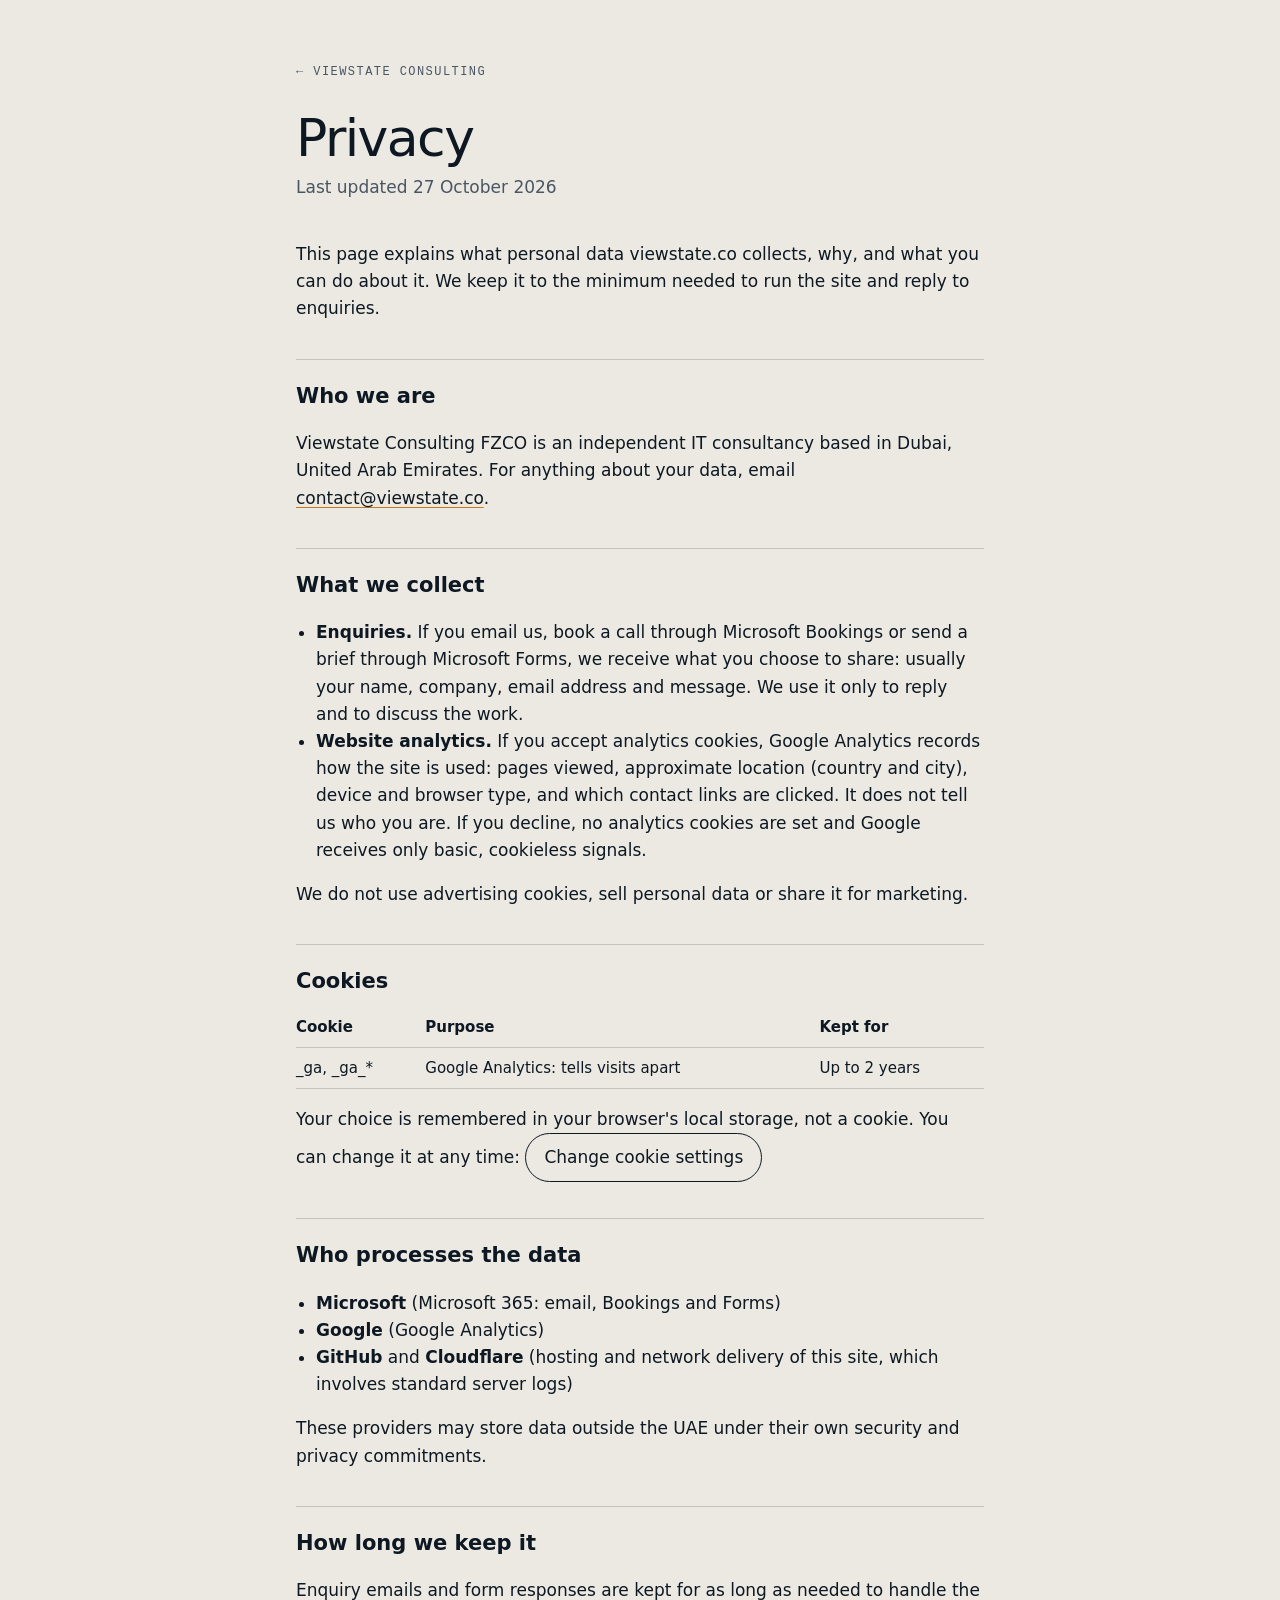
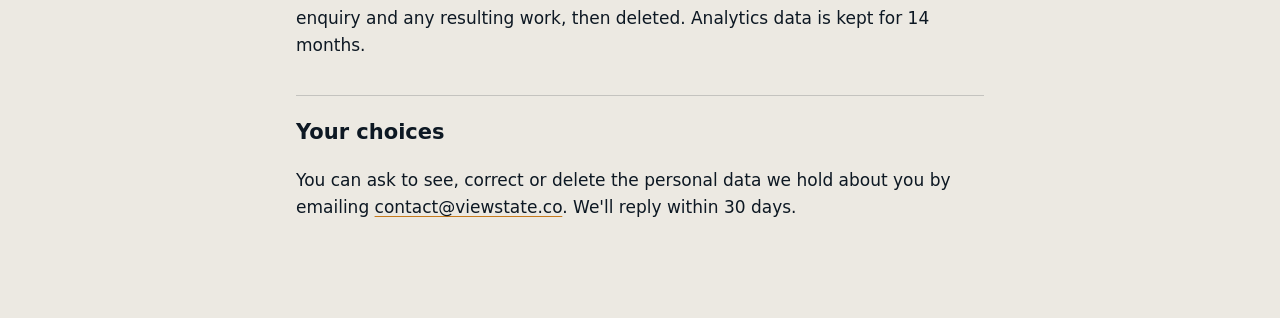
<file: privacy.html>
<!DOCTYPE html>
<html lang="en">
<head>
<meta charset="utf-8">
<meta name="viewport" content="width=device-width, initial-scale=1">
<title>Privacy | Viewstate Consulting</title>
<meta name="description" content="How Viewstate Consulting FZCO handles personal data on viewstate.co.">
<link rel="canonical" href="https://viewstate.co/privacy.html">
<link rel="icon" type="image/png" href="assets/favicon.png">
<style>
  :root { --bg:#ece9e2; --ink:#0d1823; --muted:#4a5663; --line:rgba(13,24,35,.18); --accent:#c77a1c; }
  @media (prefers-color-scheme: dark) { :root { --bg:#0d1823; --ink:#ece9e2; --muted:#a3adb8; --line:rgba(236,233,226,.16); --accent:#f0aa50; } }
  * { box-sizing:border-box; }
  body { margin:0; background:var(--bg); color:var(--ink); font:17px/1.6 system-ui,-apple-system,"Segoe UI",sans-serif; }
  main { max-width:720px; margin:0 auto; padding:56px 16px 80px; }
  a { color:inherit; text-decoration-color:var(--accent); text-underline-offset:3px; }
  .back { font:12px/1 ui-monospace,"IBM Plex Mono",monospace; letter-spacing:.12em; text-transform:uppercase; text-decoration:none; color:var(--muted); }
  h1 { font-size:clamp(34px,6vw,52px); line-height:1.05; letter-spacing:-.03em; font-weight:500; margin:28px 0 8px; }
  .updated { color:var(--muted); margin:0 0 40px; }
  h2 { font-size:21px; font-weight:600; margin:36px 0 8px; padding-top:20px; border-top:1px solid var(--line); }
  p, li { color:var(--ink); }
  ul { padding-left:20px; }
  table { width:100%; border-collapse:collapse; font-size:15px; margin:8px 0; }
  th, td { text-align:left; padding:8px 10px 8px 0; border-bottom:1px solid var(--line); vertical-align:top; }
  th { font-weight:600; }
  button { cursor:pointer; padding:10px 18px; border-radius:999px; border:1px solid var(--ink); background:transparent; color:var(--ink); font:inherit; }
</style>
</head>
<body>
<main>
  <a class="back" href="/">← Viewstate Consulting</a>
  <h1>Privacy</h1>
  <p class="updated">Last updated 27 October 2026</p>

  <p>This page explains what personal data viewstate.co collects, why, and what you can do about it. We keep it to the minimum needed to run the site and reply to enquiries.</p>

  <h2>Who we are</h2>
  <p>Viewstate Consulting FZCO is an independent IT consultancy based in Dubai, United Arab Emirates. For anything about your data, email <a href="mailto:contact@viewstate.co">contact@viewstate.co</a>.</p>

  <h2>What we collect</h2>
  <ul>
    <li><strong>Enquiries.</strong> If you email us, book a call through Microsoft Bookings or send a brief through Microsoft Forms, we receive what you choose to share: usually your name, company, email address and message. We use it only to reply and to discuss the work.</li>
    <li><strong>Website analytics.</strong> If you accept analytics cookies, Google Analytics records how the site is used: pages viewed, approximate location (country and city), device and browser type, and which contact links are clicked. It does not tell us who you are. If you decline, no analytics cookies are set and Google receives only basic, cookieless signals.</li>
  </ul>
  <p>We do not use advertising cookies, sell personal data or share it for marketing.</p>

  <h2>Cookies</h2>
  <table>
    <tr><th>Cookie</th><th>Purpose</th><th>Kept for</th></tr>
    <tr><td>_ga, _ga_*</td><td>Google Analytics: tells visits apart</td><td>Up to 2 years</td></tr>
  </table>
  <p>Your choice is remembered in your browser's local storage, not a cookie. You can change it at any time: <button type="button" id="reset">Change cookie settings</button></p>

  <h2>Who processes the data</h2>
  <ul>
    <li><strong>Microsoft</strong> (Microsoft 365: email, Bookings and Forms)</li>
    <li><strong>Google</strong> (Google Analytics)</li>
    <li><strong>GitHub</strong> and <strong>Cloudflare</strong> (hosting and network delivery of this site, which involves standard server logs)</li>
  </ul>
  <p>These providers may store data outside the UAE under their own security and privacy commitments.</p>

  <h2>How long we keep it</h2>
  <p>Enquiry emails and form responses are kept for as long as needed to handle the enquiry and any resulting work, then deleted. Analytics data is kept for 14 months.</p>

  <h2>Your choices</h2>
  <p>You can ask to see, correct or delete the personal data we hold about you by emailing <a href="mailto:contact@viewstate.co">contact@viewstate.co</a>. We'll reply within 30 days.</p>
</main>
<script>
  document.getElementById('reset').addEventListener('click', function () {
    try { localStorage.removeItem('vs_consent'); } catch (e) {}
    window.location.href = '/';
  });
</script>
</body>
</html>
</file>
<file: geo.css>
:root{
  --bg:#0d1823; --bg2:#0a131c; --panel:#122436; --panel2:#0f1e2c;
  --ink:#ece9e2; --muted:#a3adb8; --dim:#5a6672;
  --accent:oklch(0.78 0.15 60); --accent-hex:#f0a63a; --accent-deep:oklch(0.62 0.16 55);
  --line:rgba(236,233,226,.16); --line-soft:rgba(236,233,226,.09);
  --mono:'IBM Plex Mono',ui-monospace,SFMono-Regular,Menlo,monospace;
  --display:'Bricolage Grotesque','Helvetica Neue',system-ui,sans-serif;
}
*{box-sizing:border-box}
html{scroll-behavior:smooth}
body{margin:0;background:var(--bg);color:var(--ink);font-family:var(--display);
  font-size:17px;line-height:1.62;-webkit-font-smoothing:antialiased;
  font-optical-sizing:auto}
a{color:inherit;text-decoration:none}
::selection{background:var(--accent-hex);color:var(--bg)}
.wrap{max-width:1140px;margin:0 auto;padding:0 26px}
.mono{font-family:var(--mono);font-size:11px;letter-spacing:.16em;text-transform:uppercase;color:var(--dim)}

/* header */
header.site{position:sticky;top:0;z-index:50;background:rgba(13,24,35,.88);
  backdrop-filter:blur(14px);border-bottom:1px solid var(--line-soft)}
header.site .wrap{display:flex;align-items:center;gap:32px;height:64px}
.brand{font-family:var(--mono);font-size:13px;letter-spacing:.24em;text-transform:uppercase;font-weight:500}
.brand span{color:var(--accent-hex)}
nav.top{margin-left:auto;display:flex;gap:26px}
nav.top a{font-family:var(--mono);font-size:11px;letter-spacing:.14em;text-transform:uppercase;color:var(--muted)}
nav.top a:hover{color:var(--accent-hex)}
.cta{font-family:var(--mono);font-size:11px;letter-spacing:.12em;text-transform:uppercase;
  border:1px solid var(--accent-hex);color:var(--accent-hex);padding:9px 16px;border-radius:999px;white-space:nowrap}
.cta:hover{background:var(--accent-hex);color:var(--bg)}
@media(max-width:820px){nav.top{display:none}header.site .wrap{gap:16px}}

/* hero */
.hero{padding:84px 0 56px;border-bottom:1px solid var(--line-soft)}
.eyebrow{display:flex;flex-wrap:wrap;gap:14px;align-items:center;margin-bottom:30px}
.eyebrow .dot{width:6px;height:6px;border-radius:50%;background:var(--accent-hex);display:inline-block}
h1{font-size:clamp(36px,6vw,68px);line-height:.98;letter-spacing:-.035em;font-weight:400;
  margin:0 0 26px;max-width:17ch;text-wrap:balance}
.lead{font-size:clamp(17px,1.6vw,20px);color:var(--muted);max-width:58ch;margin:0}
.crumbs{font-family:var(--mono);font-size:11px;letter-spacing:.1em;color:var(--dim);margin-bottom:22px}
.crumbs a:hover{color:var(--accent-hex)}

/* quick answer */
.qa{margin:44px 0 0;background:var(--panel);border-left:2px solid var(--accent-hex);
  padding:26px 30px 28px;border-radius:2px}
.qa .lab{display:flex;flex-wrap:wrap;gap:10px;align-items:center;font-family:var(--mono);
  font-size:10.5px;letter-spacing:.18em;text-transform:uppercase;color:var(--accent-hex);margin-bottom:16px}
.qa .lab i{font-style:normal;color:var(--dim)}
.qa p{margin:0 0 12px;font-size:17px;max-width:74ch}
.qa p:last-child{margin-bottom:0}
.qa strong{font-weight:600;color:#fff}

/* doc layout */
.doc{display:grid;grid-template-columns:minmax(0,1fr) 316px;gap:74px;padding:8px 0 80px}
@media(max-width:1000px){.doc{grid-template-columns:1fr;gap:44px}}

section.block{padding:52px 0;border-bottom:1px solid var(--line-soft)}
section.block:last-of-type{border-bottom:0}
.block-no{font-family:var(--mono);font-size:11px;letter-spacing:.18em;color:var(--accent-hex);margin-bottom:14px}
h2{font-size:clamp(26px,3vw,36px);line-height:1.1;letter-spacing:-.025em;font-weight:400;margin:0 0 18px;text-wrap:balance}
h3{font-size:19px;line-height:1.3;letter-spacing:-.01em;font-weight:600;margin:0 0 6px}
p{margin:0 0 16px;color:var(--muted);max-width:70ch}
p strong{color:var(--ink);font-weight:600}
.deck{font-size:18px;color:var(--ink);max-width:62ch;margin-bottom:26px}

ul.arrow{list-style:none;padding:0;margin:0;display:grid;gap:13px}
ul.arrow li{position:relative;padding-left:26px;color:var(--muted);max-width:70ch}
ul.arrow li:before{content:"→";position:absolute;left:0;color:var(--accent-hex);font-family:var(--mono)}

dl.covers{margin:0;display:grid;gap:0}
dl.covers div{padding:22px 0;border-top:1px solid var(--line-soft)}
dl.covers div:first-child{border-top:0;padding-top:0}
dl.covers dt{font-family:var(--display);font-weight:600;font-size:17px;color:var(--ink);margin-bottom:6px}
dl.covers dd{margin:0;color:var(--muted);max-width:68ch}

/* process */
ol.steps{list-style:none;margin:0;padding:0;counter-reset:s}
ol.steps li{counter-increment:s;padding:20px 0 20px 0;border-top:1px solid var(--line-soft);display:grid;
  grid-template-columns:132px minmax(0,1fr);gap:24px}
ol.steps li:first-child{border-top:0}
ol.steps .when{font-family:var(--mono);font-size:10.5px;letter-spacing:.14em;text-transform:uppercase;color:var(--accent-hex);padding-top:5px}
@media(max-width:620px){ol.steps li{grid-template-columns:1fr;gap:6px}}

/* faq */
.faq details{border-top:1px solid var(--line-soft);padding:0}
.faq details:first-of-type{border-top:0}
.faq summary{list-style:none;cursor:pointer;padding:20px 40px 20px 0;position:relative;
  font-weight:600;font-size:17.5px;line-height:1.4;color:var(--ink)}
.faq summary::-webkit-details-marker{display:none}
.faq summary:after{content:"+";position:absolute;right:4px;top:17px;font-family:var(--mono);
  color:var(--accent-hex);font-size:19px;transition:transform .18s}
.faq details[open] summary:after{transform:rotate(45deg)}
.faq .ans{padding:0 40px 24px 0;color:var(--muted);max-width:72ch}

/* sidebar */
aside.side{align-self:start;position:sticky;top:88px}
@media(max-width:1000px){aside.side{position:static}}
.card{background:var(--panel2);border:1px solid var(--line-soft);padding:24px;margin-bottom:18px}
.card .mono{color:var(--accent-hex);margin-bottom:16px;display:block}
.fact{display:flex;gap:12px;padding:11px 0;border-bottom:1px solid var(--line-soft);font-size:14.5px}
.fact:last-child{border-bottom:0;padding-bottom:0}
.fact .k{font-family:var(--mono);font-size:10px;letter-spacing:.12em;text-transform:uppercase;color:var(--dim);
  min-width:82px;padding-top:3px}
.fact .v{color:var(--ink)}
.btn{display:block;text-align:center;background:var(--accent-hex);color:#0d1823;font-weight:600;
  font-size:15px;padding:14px 20px;border-radius:2px;margin-bottom:10px;letter-spacing:.01em}
.btn:hover{background:#ffbe6b;color:#0d1823}
.btn.ghost{background:transparent;border:1px solid var(--line);color:var(--ink);font-weight:400;margin-bottom:0}
.btn.ghost:hover{border-color:var(--accent-hex);color:var(--accent-hex)}
.mini{font-family:var(--mono);font-size:10.5px;color:var(--dim);letter-spacing:.06em;line-height:1.7;margin-top:12px;display:block}

/* related */
.related{border-top:1px solid var(--line);padding:44px 0 60px}
.related h2{font-size:20px;margin-bottom:20px}
.rel-grid{display:grid;grid-template-columns:repeat(auto-fit,minmax(220px,1fr));gap:1px;background:var(--line-soft)}
.rel-grid a{background:var(--bg);padding:20px 22px;display:block}
.rel-grid a:hover{background:var(--panel2)}
.rel-grid .n{font-family:var(--mono);font-size:10px;color:var(--accent-hex);letter-spacing:.16em;display:block;margin-bottom:8px}
.rel-grid .t{font-size:15.5px;line-height:1.35;color:var(--ink)}

/* footer */
footer.site{border-top:1px solid var(--line-soft);padding:34px 0 44px}
footer.site .wrap{display:flex;flex-wrap:wrap;gap:18px;align-items:center;justify-content:space-between}
footer.site .mono{color:var(--dim)}
footer.site a{font-family:var(--mono);font-size:10.5px;letter-spacing:.12em;text-transform:uppercase;color:var(--muted)}
footer.site a:hover{color:var(--accent-hex)}

.note{font-family:var(--mono);font-size:10.5px;color:var(--dim);letter-spacing:.04em;line-height:1.75}
</file>
